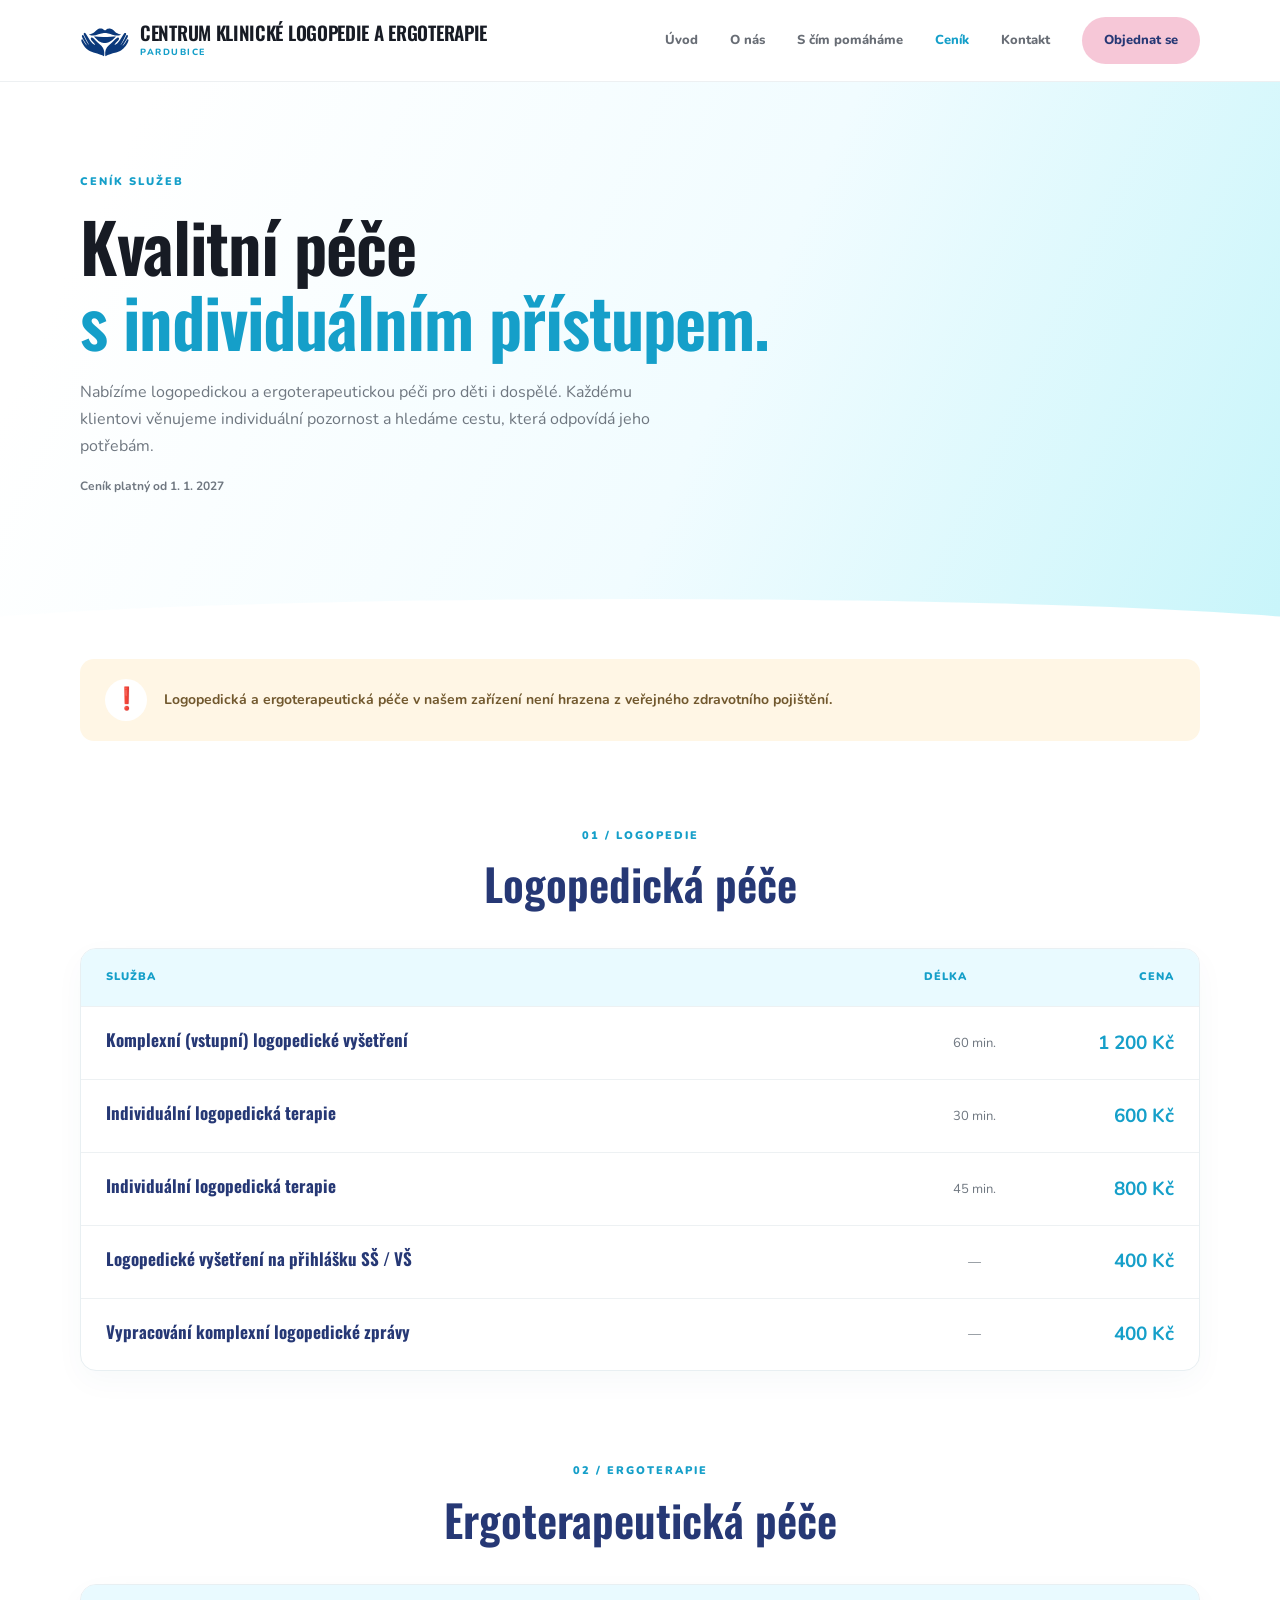
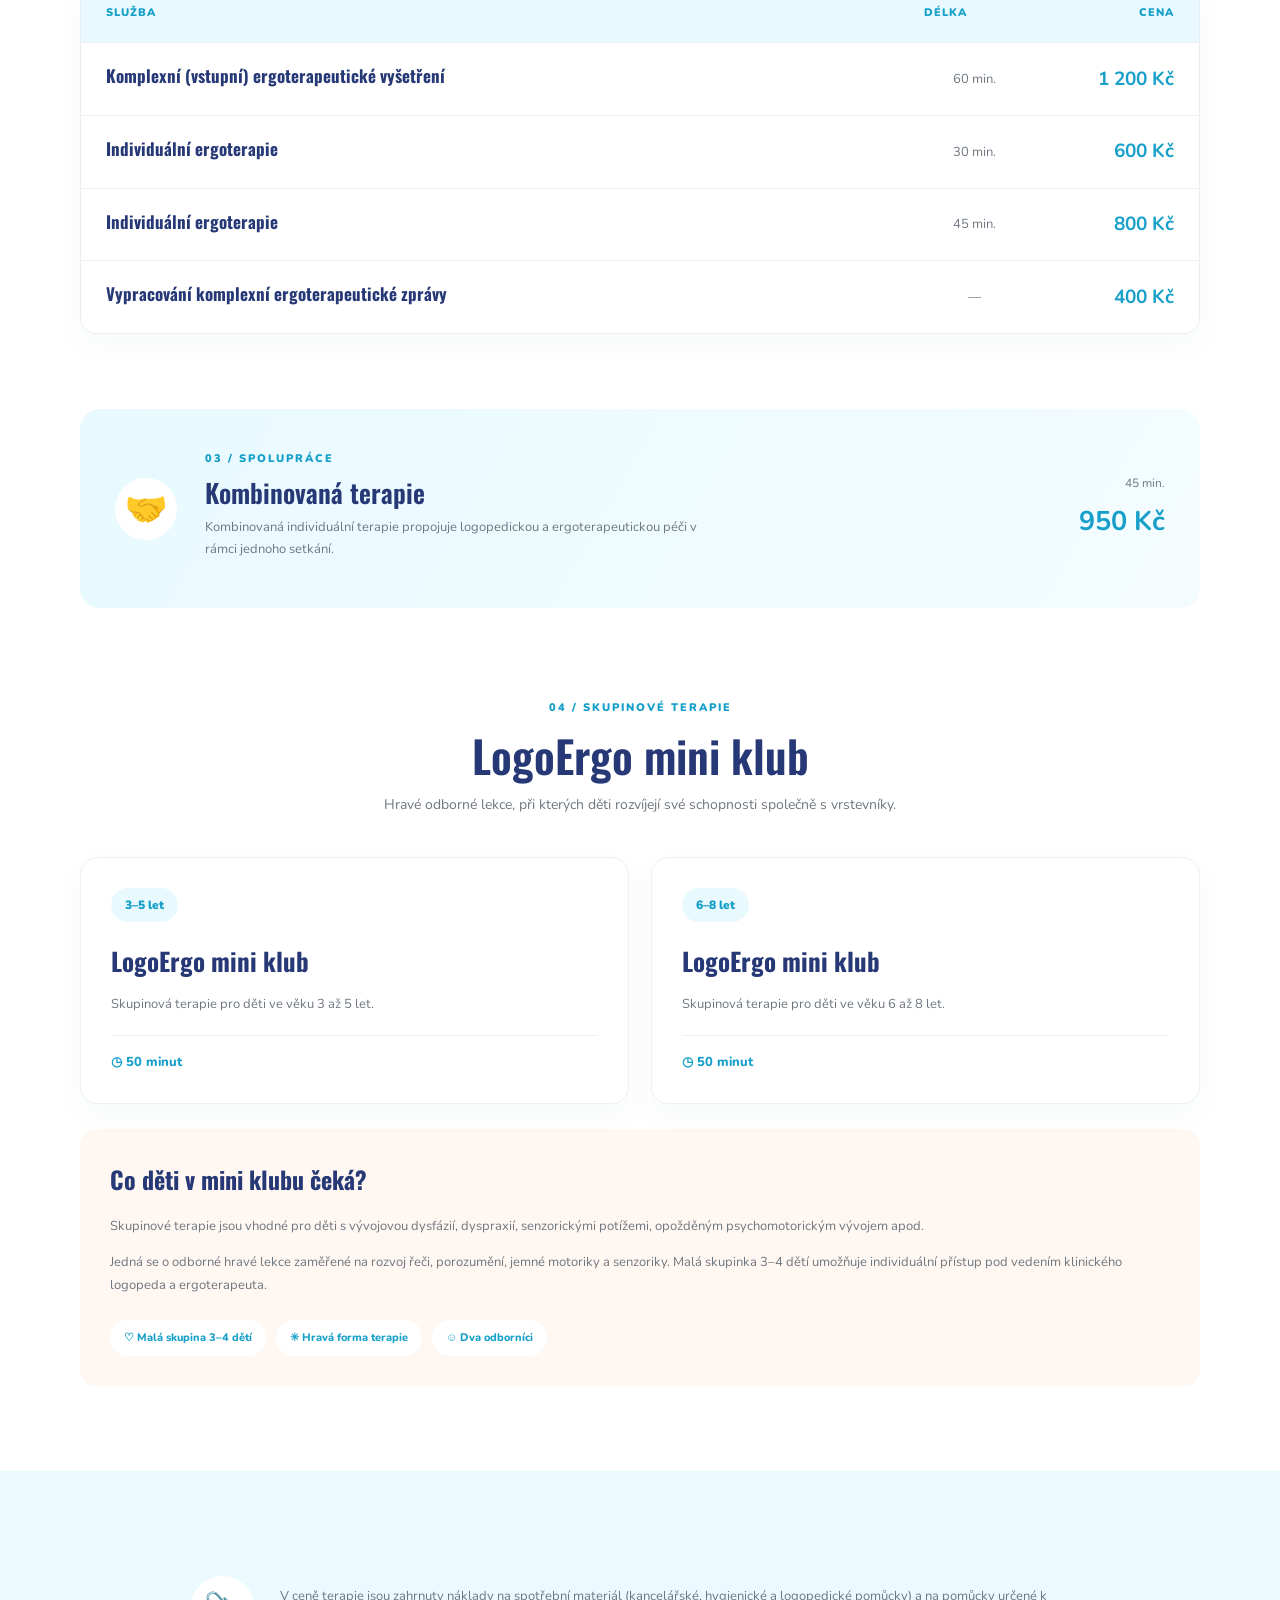
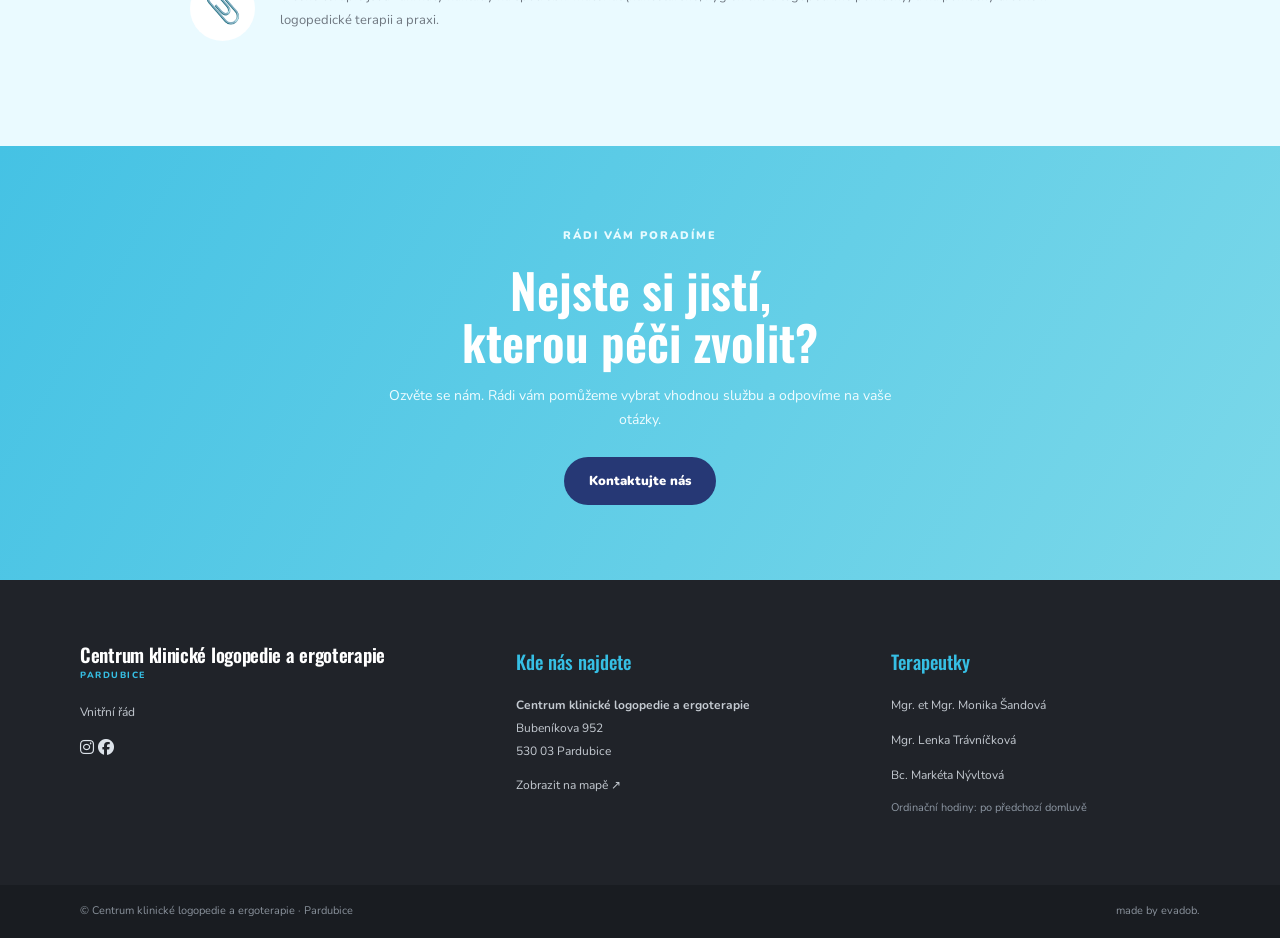
<file: cenik.html>
<!doctype html>
<html lang="cs">
  <head>
    <meta charset="utf-8" />
    <meta name="viewport" content="width=device-width, initial-scale=1" />
    <meta
      name="description"
      content="Logopedie v Pardubicích - individuální péče o děti i dospělé, hravě a s respektem."
    />
    <meta name="theme-color" content="#35bde3" />
    <title>Ceník - Centrum klinické logopedie & ergoterapie Pardubice</title>
    <link rel="preconnect" href="https://fonts.googleapis.com" />
    <link rel="preconnect" href="https://fonts.gstatic.com" crossorigin />
    <link
      href="https://fonts.googleapis.com/css2?family=Nunito:wght@400;500;600;700;800;900&family=Oswald:wght@500;600;700&display=swap"
      rel="stylesheet"
    />
    <link
      rel="stylesheet"
      href="https://cdnjs.cloudflare.com/ajax/libs/font-awesome/6.7.2/css/all.min.css"
    />
    <link rel="stylesheet" href="styles.css" />
    <link rel="stylesheet" href="responsive.css" />
    <link rel="icon" type="img" href="images/logo.svg" />
  </head>
  <body>
    <header class="site-header">
      <div class="container nav-wrap">
        <a
          class="brand"
          href="index.html"
          aria-label="Centrum klinické logopedie a ergoterapie"
        >
          <img src="images/logo.svg" alt="Logo" class="brand-logo" />
          <span class="brand-name"
            >CENTRUM KLINICKÉ LOGOPEDIE A ERGOTERAPIE<small
              >PARDUBICE</small
            ></span
          >
        </a>
        <button
          class="menu-toggle"
          aria-label="Otevřít navigaci"
          aria-expanded="false"
          aria-controls="main-nav"
        >
          <span></span><span></span><span></span>
        </button>
        <nav class="main-nav" id="main-nav" aria-label="Hlavní navigace">
          <a href="index.html">Úvod</a>
          <a href="o-nas.html">O nás</a>
          <a href="logopedie-ergoterapie.html">S čím pomáháme</a>
          <a class="active" href="cenik.html">Ceník</a>
          <a href="kontakt.html">Kontakt</a>
          <a href="objednani.html" class="nav-booking"> Objednat se </a>
        </nav>
      </div>
    </header>

    <main>
      <main>
        <section class="pricing-hero">
          <div class="container pricing-hero-inner">
            <span class="eyebrow">CENÍK SLUŽEB</span>

            <h1>
              Kvalitní péče<br />
              <span>s individuálním přístupem.</span>
            </h1>

            <p>
              Nabízíme logopedickou a ergoterapeutickou péči pro děti i dospělé.
              Každému klientovi věnujeme individuální pozornost a hledáme cestu,
              která odpovídá jeho potřebám.
            </p>

            <!-- <a href="#cenik" class="button button-pink"> Prohlédnout ceník </a> -->

            <p class="pricing-validity">Ceník platný od 1. 1. 2027</p>
          </div>
          <div class="wave wave-white"></div>
        </section>

        <section class="pricing-notice">
          <div class="container">
            <div class="pricing-notice-inner">
              <span class="notice-icon">❗️</span>
              <p>
                Logopedická a ergoterapeutická péče v našem zařízení není
                hrazena z veřejného zdravotního pojištění.
              </p>
            </div>
          </div>
        </section>

        <!-- LOGOPEDIE -->
        <section class="pricing-section section" id="cenik">
          <div class="container">
            <div class="pricing-heading">
              <span class="eyebrow">01 / LOGOPEDIE</span>
              <h2>Logopedická péče</h2>
            </div>

            <div class="price-table">
              <div class="price-table-header">
                <span>Služba</span>
                <span>Délka</span>
                <span>Cena</span>
              </div>

              <div class="price-row">
                <div>
                  <h3>Komplexní (vstupní) logopedické vyšetření</h3>
                </div>
                <span class="price-duration">60 min.</span>
                <strong class="price-value">1 200 Kč</strong>
              </div>

              <div class="price-row">
                <div>
                  <h3>Individuální logopedická terapie</h3>
                </div>
                <span class="price-duration">30 min.</span>
                <strong class="price-value">600 Kč</strong>
              </div>

              <div class="price-row">
                <div>
                  <h3>Individuální logopedická terapie</h3>
                </div>
                <span class="price-duration">45 min.</span>
                <strong class="price-value">800 Kč</strong>
              </div>

              <div class="price-row">
                <div>
                  <h3>Logopedické vyšetření na přihlášku SŠ / VŠ</h3>
                </div>
                <span class="price-duration">—</span>
                <strong class="price-value">400 Kč</strong>
              </div>

              <div class="price-row">
                <div>
                  <h3>Vypracování komplexní logopedické zprávy</h3>
                </div>
                <span class="price-duration">—</span>
                <strong class="price-value">400 Kč</strong>
              </div>
            </div>

            <!-- ERGOTERAPIE -->
            <div class="pricing-heading pricing-subheading">
              <span class="eyebrow">02 / ERGOTERAPIE</span>
              <h2>Ergoterapeutická péče</h2>
            </div>

            <div class="price-table">
              <div class="price-table-header">
                <span>Služba</span>
                <span>Délka</span>
                <span>Cena</span>
              </div>

              <div class="price-row">
                <div>
                  <h3>Komplexní (vstupní) ergoterapeutické vyšetření</h3>
                </div>
                <span class="price-duration">60 min.</span>
                <strong class="price-value">1 200 Kč</strong>
              </div>

              <div class="price-row">
                <div>
                  <h3>Individuální ergoterapie</h3>
                </div>
                <span class="price-duration">30 min.</span>
                <strong class="price-value">600 Kč</strong>
              </div>

              <div class="price-row">
                <div>
                  <h3>Individuální ergoterapie</h3>
                </div>
                <span class="price-duration">45 min.</span>
                <strong class="price-value">800 Kč</strong>
              </div>

              <div class="price-row">
                <div>
                  <h3>Vypracování komplexní ergoterapeutické zprávy</h3>
                </div>
                <span class="price-duration">—</span>
                <strong class="price-value">400 Kč</strong>
              </div>
            </div>

            <!-- KOMBINOVANÁ TERAPIE -->
            <div class="combined-therapy">
              <div class="combined-icon">🤝</div>

              <div class="combined-content">
                <span class="eyebrow">03 / SPOLUPRÁCE</span>
                <h2>Kombinovaná terapie</h2>
                <p>
                  Kombinovaná individuální terapie propojuje logopedickou a
                  ergoterapeutickou péči v rámci jednoho setkání.
                </p>
              </div>

              <div class="combined-price">
                <span>45 min.</span>
                <strong>950 Kč</strong>
              </div>
            </div>

            <!-- SKUPINOVÉ TERAPIE -->
            <div class="pricing-heading pricing-subheading">
              <span class="eyebrow">04 / SKUPINOVÉ TERAPIE</span>
              <h2>LogoErgo mini klub</h2>
              <p>
                Hravé odborné lekce, při kterých děti rozvíjejí své schopnosti
                společně s vrstevníky.
              </p>
            </div>

            <div class="group-therapy-grid">
              <article class="group-therapy-card">
                <div class="group-age">3–5 let</div>
                <h3>LogoErgo mini klub</h3>
                <p>Skupinová terapie pro děti ve věku 3 až 5 let.</p>
                <div class="group-duration"><span>◷</span> 50 minut</div>
              </article>

              <article class="group-therapy-card">
                <div class="group-age">6–8 let</div>
                <h3>LogoErgo mini klub</h3>
                <p>Skupinová terapie pro děti ve věku 6 až 8 let.</p>
                <div class="group-duration"><span>◷</span> 50 minut</div>
              </article>
            </div>

            <div class="group-description">
              <h3>Co děti v mini klubu čeká?</h3>

              <p>
                Skupinové terapie jsou vhodné pro děti s vývojovou dysfázií,
                dyspraxií, senzorickými potížemi, opožděným psychomotorickým
                vývojem apod.
              </p>

              <p>
                Jedná se o odborné hravé lekce zaměřené na rozvoj řeči,
                porozumění, jemné motoriky a senzoriky. Malá skupinka 3–4 dětí
                umožňuje individuální přístup pod vedením klinického logopeda a
                ergoterapeuta.
              </p>

              <div class="group-highlights">
                <span>♡ Malá skupina 3–4 dětí</span>
                <span>✳ Hravá forma terapie</span>
                <span>☺ Dva odborníci</span>
              </div>
            </div>
          </div>
        </section>

        <section class="pricing-included section">
          <div class="container pricing-included-inner">
            <div class="included-icon">📎</div>

            <div>
              <p>
                V ceně terapie jsou zahrnuty náklady na spotřební materiál
                (kancelářské, hygienické a logopedické pomůcky) a na pomůcky
                určené k logopedické terapii a praxi.
              </p>
            </div>
          </div>
        </section>

        <section class="pricing-bottom">
          <div class="container pricing-bottom-content">
            <span class="eyebrow">RÁDI VÁM PORADÍME</span>

            <h2>Nejste si jistí,<br />kterou péči zvolit?</h2>

            <p>
              Ozvěte se nám. Rádi vám pomůžeme vybrat vhodnou službu a odpovíme
              na vaše otázky.
            </p>

            <a href="index.html#kontakt" class="button button-dark">
              Kontaktujte nás
            </a>
          </div>
        </section>
      </main>
    </main>

    <!-- Footer -->
    <footer class="site-footer" id="kontakt">
      <div class="container footer-grid">
        <div class="footer-about">
          <a class="brand brand-footer" href="#domu"
            ><span class="brand-name"
              >Centrum klinické logopedie a ergoterapie<small
                >PARDUBICE</small
              ></span
            ></a
          >

          <p><a href="vnitrni-rad.html">Vnitřní řád</a></p>
          <div>
            <a
              href="https://www.instagram.com/"
              target="_blank"
              aria-label="Instagram"
            >
              <i class="fa-brands fa-instagram"></i>
            </a>

            <a
              href="https://www.facebook.com/"
              target="_blank"
              aria-label="Facebook"
            >
              <i class="fa-brands fa-facebook"></i>
            </a>
          </div>
        </div>
        <div>
          <h3>Kde nás najdete</h3>
          <p>
            <strong>Centrum klinické logopedie a ergoterapie</strong
            ><br />Bubeníkova 952<br />530 03 Pardubice
          </p>
          <p>
            <a
              href="https://maps.app.goo.gl/NBCkxNVb98JQitpB8"
              target="_blank"
              rel="noopener"
              >Zobrazit na mapě ↗</a
            >
          </p>
        </div>
        <div>
          <h3>Terapeutky</h3>
          <p><a href="o-nas.html">Mgr. et Mgr. Monika Šandová</a></p>
          <p><a href="o-nas.html">Mgr. Lenka Trávníčková</a></p>
          <p><a href="o-nas.html">Bc. Markéta Nývltová</a></p>
          <p class="footer-small">Ordinační hodiny: po předchozí domluvě</p>
        </div>
      </div>
      <div class="footer-bottom">
        <div class="container">
          © Centrum klinické logopedie a ergoterapie · Pardubice
          <span>made by evadob.</span>
        </div>
      </div>
    </footer>
    <script>
      const toggle = document.querySelector(".menu-toggle");
      const nav = document.querySelector(".main-nav");
      toggle.addEventListener("click", () => {
        const isOpen = toggle.getAttribute("aria-expanded") === "true";
        toggle.setAttribute("aria-expanded", String(!isOpen));
        nav.classList.toggle("is-open", !isOpen);
      });
      nav.querySelectorAll("a").forEach((link) =>
        link.addEventListener("click", () => {
          toggle.setAttribute("aria-expanded", "false");
          nav.classList.remove("is-open");
        }),
      );
    </script>
  </body>
</html>
</file>
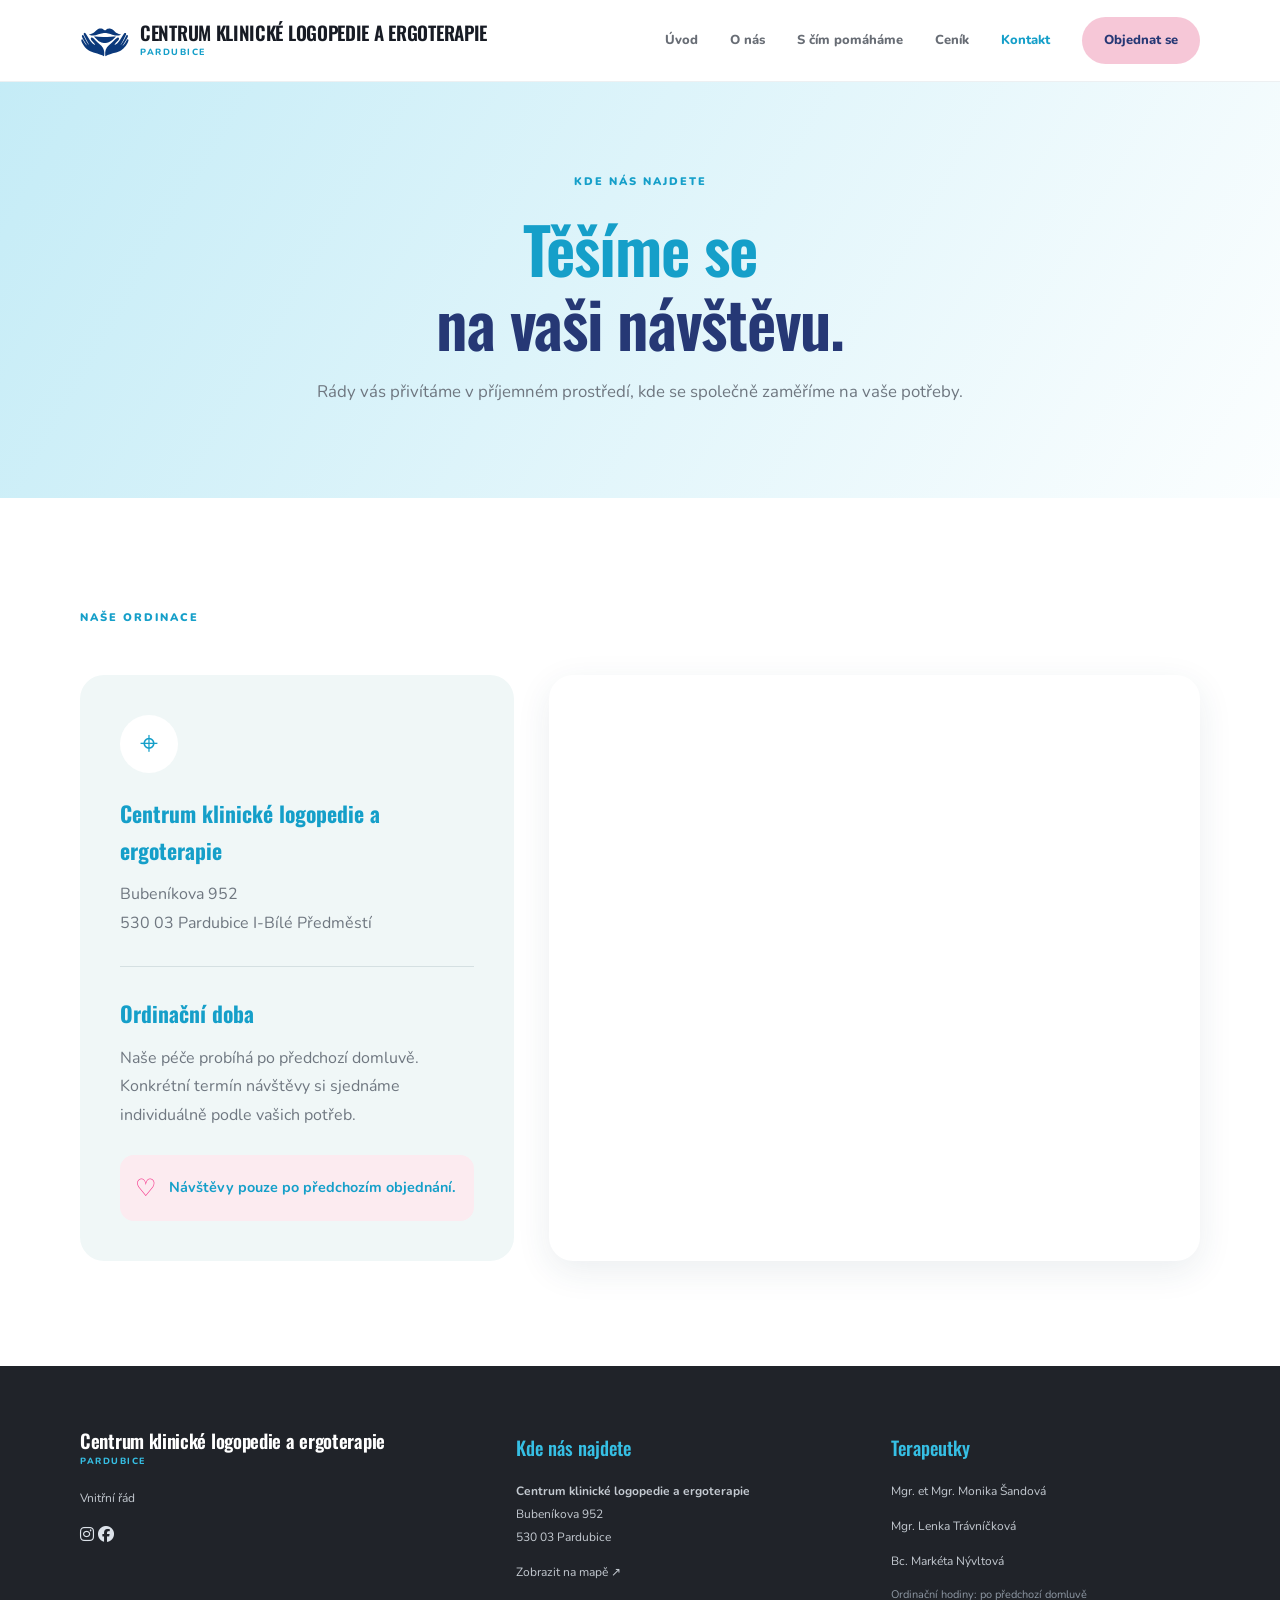
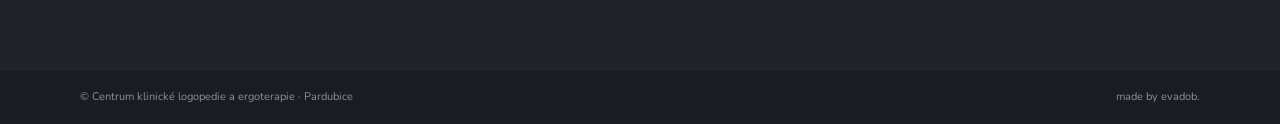
<file: kontakt.html>
<!doctype html>
<html lang="cs">
  <head>
    <meta charset="utf-8" />
    <meta name="viewport" content="width=device-width, initial-scale=1" />
    <meta
      name="description"
      content="Logopedie v Pardubicích - individuální péče o děti i dospělé, hravě a s respektem."
    />
    <meta name="theme-color" content="#35bde3" />
    <title>Kontakt - Centrum klinické logopedie & ergoterapie Pardubice</title>
    <link rel="preconnect" href="https://fonts.googleapis.com" />
    <link rel="preconnect" href="https://fonts.gstatic.com" crossorigin />
    <link
      href="https://fonts.googleapis.com/css2?family=Nunito:wght@400;500;600;700;800;900&family=Oswald:wght@500;600;700&display=swap"
      rel="stylesheet"
    />
    <link
      rel="stylesheet"
      href="https://cdnjs.cloudflare.com/ajax/libs/font-awesome/6.7.2/css/all.min.css"
    />
    <link rel="stylesheet" href="styles.css" />
    <link rel="stylesheet" href="responsive.css" />
    <link rel="icon" type="img" href="images/logo.svg" />
  </head>
  <body>
    <header class="site-header">
      <div class="container nav-wrap">
        <a
          class="brand"
          href="index.html"
          aria-label="Centrum klinické logopedie a ergoterapie"
        >
          <img src="images/logo.svg" alt="Logo" class="brand-logo" />
          <span class="brand-name"
            >CENTRUM KLINICKÉ LOGOPEDIE A ERGOTERAPIE<small
              >PARDUBICE</small
            ></span
          >
        </a>
        <button
          class="menu-toggle"
          aria-label="Otevřít navigaci"
          aria-expanded="false"
          aria-controls="main-nav"
        >
          <span></span><span></span><span></span>
        </button>
        <nav class="main-nav" id="main-nav" aria-label="Hlavní navigace">
          <a href="index.html">Úvod</a>
          <a href="o-nas.html">O nás</a>
          <a href="logopedie-ergoterapie.html">S čím pomáháme</a>
          <a href="cenik.html">Ceník</a>
          <a class="active" href="kontakt.html">Kontakt</a>
          <a href="objednani.html" class="nav-booking"> Objednat se </a>
        </nav>
      </div>
    </header>

    <main>
      <section class="contact-hero">
        <div class="container contact-hero-inner">
          <span class="eyebrow">KDE NÁS NAJDETE</span>

          <h1>
            Těšíme se<br />
            <span>na vaši návštěvu.</span>
          </h1>

          <p>
            Rády vás přivítáme v příjemném prostředí, kde se společně zaměříme
            na vaše potřeby.
          </p>
        </div>
      </section>

      <section class="contact-location section">
        <div class="container">
          <div class="about-heading">
            <span class="eyebrow">NAŠE ORDINACE</span>
          </div>

          <div class="location-grid">
            <div class="location-info">
              <div class="location-icon">⌖</div>

              <h3>Centrum klinické logopedie a ergoterapie</h3>

              <p class="location-address">
                Bubeníkova 952<br />
                530 03 Pardubice I-Bílé Předměstí
              </p>

              <div class="location-divider"></div>

              <h3>Ordinační doba</h3>

              <p>
                Naše péče probíhá po předchozí domluvě. Konkrétní termín
                návštěvy si sjednáme individuálně podle vašich potřeb.
              </p>

              <div class="appointment-note">
                <span>♡</span>
                <strong>Návštěvy pouze po předchozím objednání.</strong>
              </div>
            </div>

            <div class="location-map">
              <iframe
                src="https://www.google.com/maps/embed?pb=!1m18!1m12!1m3!1d2562.56395470578!2d15.782418912591792!3d50.03826597139801!2m3!1f0!2f0!3f0!3m2!1i1024!2i768!4f13.1!3m3!1m2!1s0x470dccf292184921%3A0xe515aab301d8bd3d!2zQnViZW7DrWtvdmEgOTUyLCA1MzAgMDMgUGFyZHViaWNlIEktQsOtbMOpIFDFmWVkbcSbc3TDrQ!5e0!3m2!1sen!2scz!4v1795270134916!5m2!1sen!2scz"
                width="600"
                height="450"
                style="border: 0"
                allowfullscreen=""
                loading="lazy"
                referrerpolicy="strict-origin-when-cross-origin"
              ></iframe>
            </div>
          </div>
        </div>
      </section>
    </main>

    <!-- Footer -->
    <footer class="site-footer" id="kontakt">
      <div class="container footer-grid">
        <div class="footer-about">
          <a class="brand brand-footer" href="#domu"
            ><span class="brand-name"
              >Centrum klinické logopedie a ergoterapie<small
                >PARDUBICE</small
              ></span
            ></a
          >

          <p><a href="vnitrni-rad.html">Vnitřní řád</a></p>
          <div>
            <a
              href="https://www.instagram.com/"
              target="_blank"
              aria-label="Instagram"
            >
              <i class="fa-brands fa-instagram"></i>
            </a>

            <a
              href="https://www.facebook.com/"
              target="_blank"
              aria-label="Facebook"
            >
              <i class="fa-brands fa-facebook"></i>
            </a>
          </div>
        </div>
        <div>
          <h3>Kde nás najdete</h3>
          <p>
            <strong>Centrum klinické logopedie a ergoterapie</strong
            ><br />Bubeníkova 952<br />530 03 Pardubice
          </p>
          <p>
            <a
              href="https://maps.app.goo.gl/NBCkxNVb98JQitpB8"
              target="_blank"
              rel="noopener"
              >Zobrazit na mapě ↗</a
            >
          </p>
        </div>
        <div>
          <h3>Terapeutky</h3>
          <p><a href="o-nas.html">Mgr. et Mgr. Monika Šandová</a></p>
          <p><a href="o-nas.html">Mgr. Lenka Trávníčková</a></p>
          <p><a href="o-nas.html">Bc. Markéta Nývltová</a></p>
          <p class="footer-small">Ordinační hodiny: po předchozí domluvě</p>
        </div>
      </div>
      <div class="footer-bottom">
        <div class="container">
          © Centrum klinické logopedie a ergoterapie · Pardubice
          <span>made by evadob.</span>
        </div>
      </div>
    </footer>
    <script>
      const toggle = document.querySelector(".menu-toggle");
      const nav = document.querySelector(".main-nav");
      toggle.addEventListener("click", () => {
        const isOpen = toggle.getAttribute("aria-expanded") === "true";
        toggle.setAttribute("aria-expanded", String(!isOpen));
        nav.classList.toggle("is-open", !isOpen);
      });
      nav.querySelectorAll("a").forEach((link) =>
        link.addEventListener("click", () => {
          toggle.setAttribute("aria-expanded", "false");
          nav.classList.remove("is-open");
        }),
      );
    </script>
  </body>
</html>
</file>
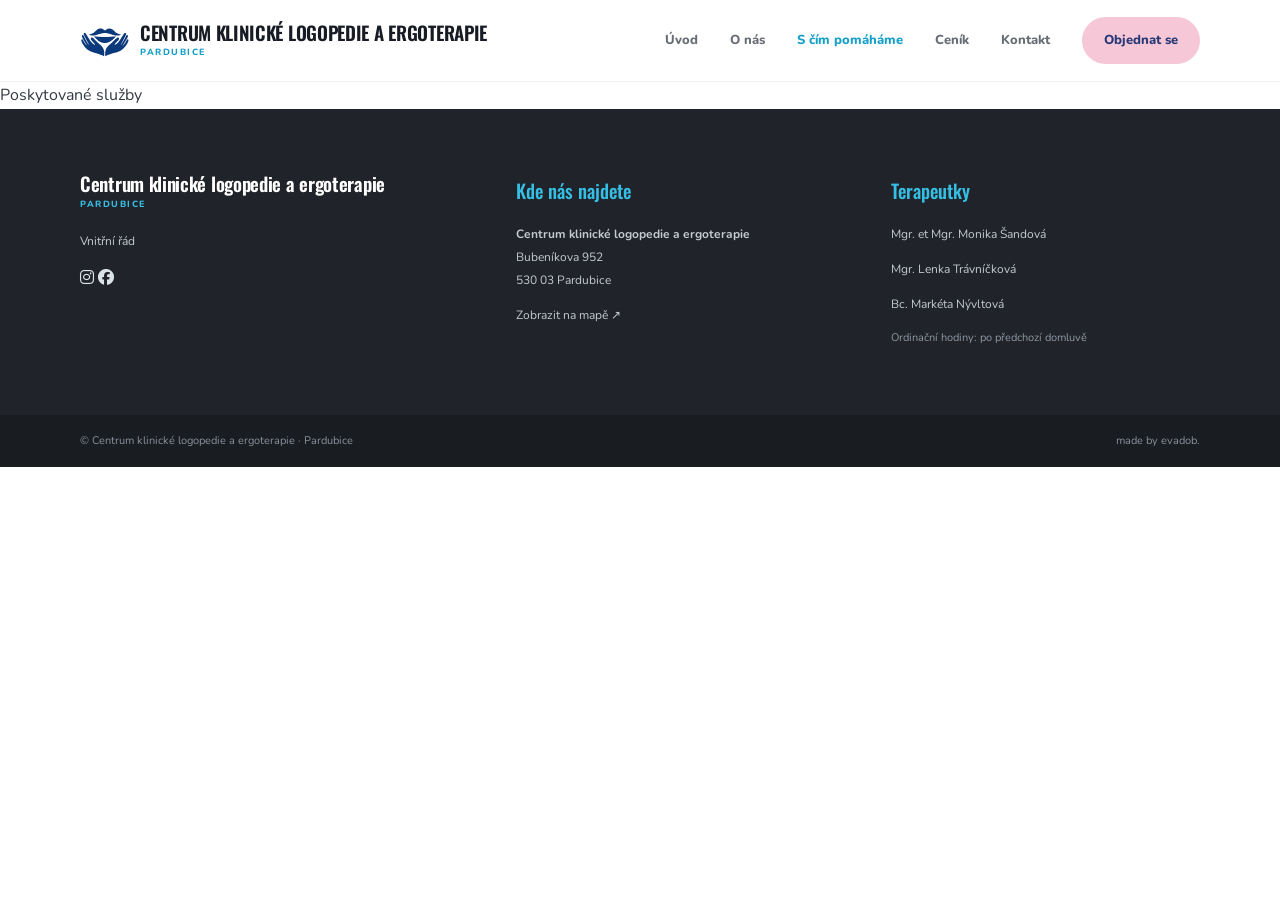
<file: logopedie-ergoterapie.html>
<!doctype html>
<html lang="cs">
  <head>
    <meta charset="utf-8" />
    <meta name="viewport" content="width=device-width, initial-scale=1" />
    <meta
      name="description"
      content="Logopedie v Pardubicích - individuální péče o děti i dospělé, hravě a s respektem."
    />
    <meta name="theme-color" content="#35bde3" />
    <title>Centrum klinické logopedie & ergoterapie Pardubice</title>
    <link rel="preconnect" href="https://fonts.googleapis.com" />
    <link rel="preconnect" href="https://fonts.gstatic.com" crossorigin />
    <link
      href="https://fonts.googleapis.com/css2?family=Nunito:wght@400;500;600;700;800;900&family=Oswald:wght@500;600;700&display=swap"
      rel="stylesheet"
    />
    <link
      rel="stylesheet"
      href="https://cdnjs.cloudflare.com/ajax/libs/font-awesome/6.7.2/css/all.min.css"
    />
    <link rel="stylesheet" href="styles.css" />
    <link rel="stylesheet" href="responsive.css" />
    <link rel="icon" type="img" href="images/logo.svg" />
  </head>
  <body>
    <header class="site-header">
      <div class="container nav-wrap">
        <a
          class="brand"
          href="index.html"
          aria-label="Centrum klinické logopedie a ergoterapie"
        >
          <img src="images/logo.svg" alt="Logo" class="brand-logo" />
          <span class="brand-name"
            >CENTRUM KLINICKÉ LOGOPEDIE A ERGOTERAPIE<small
              >PARDUBICE</small
            ></span
          >
        </a>
        <button
          class="menu-toggle"
          aria-label="Otevřít navigaci"
          aria-expanded="false"
          aria-controls="main-nav"
        >
          <span></span><span></span><span></span>
        </button>
        <nav class="main-nav" id="main-nav" aria-label="Hlavní navigace">
          <a href="index.html">Úvod</a>
          <a href="o-nas.html">O nás</a>
          <a class="active" href="logopedie-ergoterapie.html">S čím pomáháme</a>
          <a href="cenik.html">Ceník</a>
          <a href="kontakt.html">Kontakt</a>
          <a href="objednani.html" class="nav-booking"> Objednat se </a>
        </nav>
      </div>
    </header>

    <main>Poskytované služby</main>

    <!-- Footer -->
    <footer class="site-footer" id="kontakt">
      <div class="container footer-grid">
        <div class="footer-about">
          <a class="brand brand-footer" href="#domu"
            ><span class="brand-name"
              >Centrum klinické logopedie a ergoterapie<small
                >PARDUBICE</small
              ></span
            ></a
          >

          <p><a href="vnitrni-rad.html">Vnitřní řád</a></p>
          <div>
            <a
              href="https://www.instagram.com/"
              target="_blank"
              aria-label="Instagram"
            >
              <i class="fa-brands fa-instagram"></i>
            </a>

            <a
              href="https://www.facebook.com/"
              target="_blank"
              aria-label="Facebook"
            >
              <i class="fa-brands fa-facebook"></i>
            </a>
          </div>
        </div>
        <div>
          <h3>Kde nás najdete</h3>
          <p>
            <strong>Centrum klinické logopedie a ergoterapie</strong
            ><br />Bubeníkova 952<br />530 03 Pardubice
          </p>
          <p>
            <a
              href="https://maps.app.goo.gl/NBCkxNVb98JQitpB8"
              target="_blank"
              rel="noopener"
              >Zobrazit na mapě ↗</a
            >
          </p>
        </div>
        <div>
          <h3>Terapeutky</h3>
          <p><a href="o-nas.html">Mgr. et Mgr. Monika Šandová</a></p>
          <p><a href="o-nas.html">Mgr. Lenka Trávníčková</a></p>
          <p><a href="o-nas.html">Bc. Markéta Nývltová</a></p>
          <p class="footer-small">Ordinační hodiny: po předchozí domluvě</p>
        </div>
      </div>
      <div class="footer-bottom">
        <div class="container">
          © Centrum klinické logopedie a ergoterapie · Pardubice
          <span>made by evadob.</span>
        </div>
      </div>
    </footer>
    <script>
      const toggle = document.querySelector(".menu-toggle");
      const nav = document.querySelector(".main-nav");
      toggle.addEventListener("click", () => {
        const isOpen = toggle.getAttribute("aria-expanded") === "true";
        toggle.setAttribute("aria-expanded", String(!isOpen));
        nav.classList.toggle("is-open", !isOpen);
      });
      nav.querySelectorAll("a").forEach((link) =>
        link.addEventListener("click", () => {
          toggle.setAttribute("aria-expanded", "false");
          nav.classList.remove("is-open");
        }),
      );
    </script>
  </body>
</html>
</file>
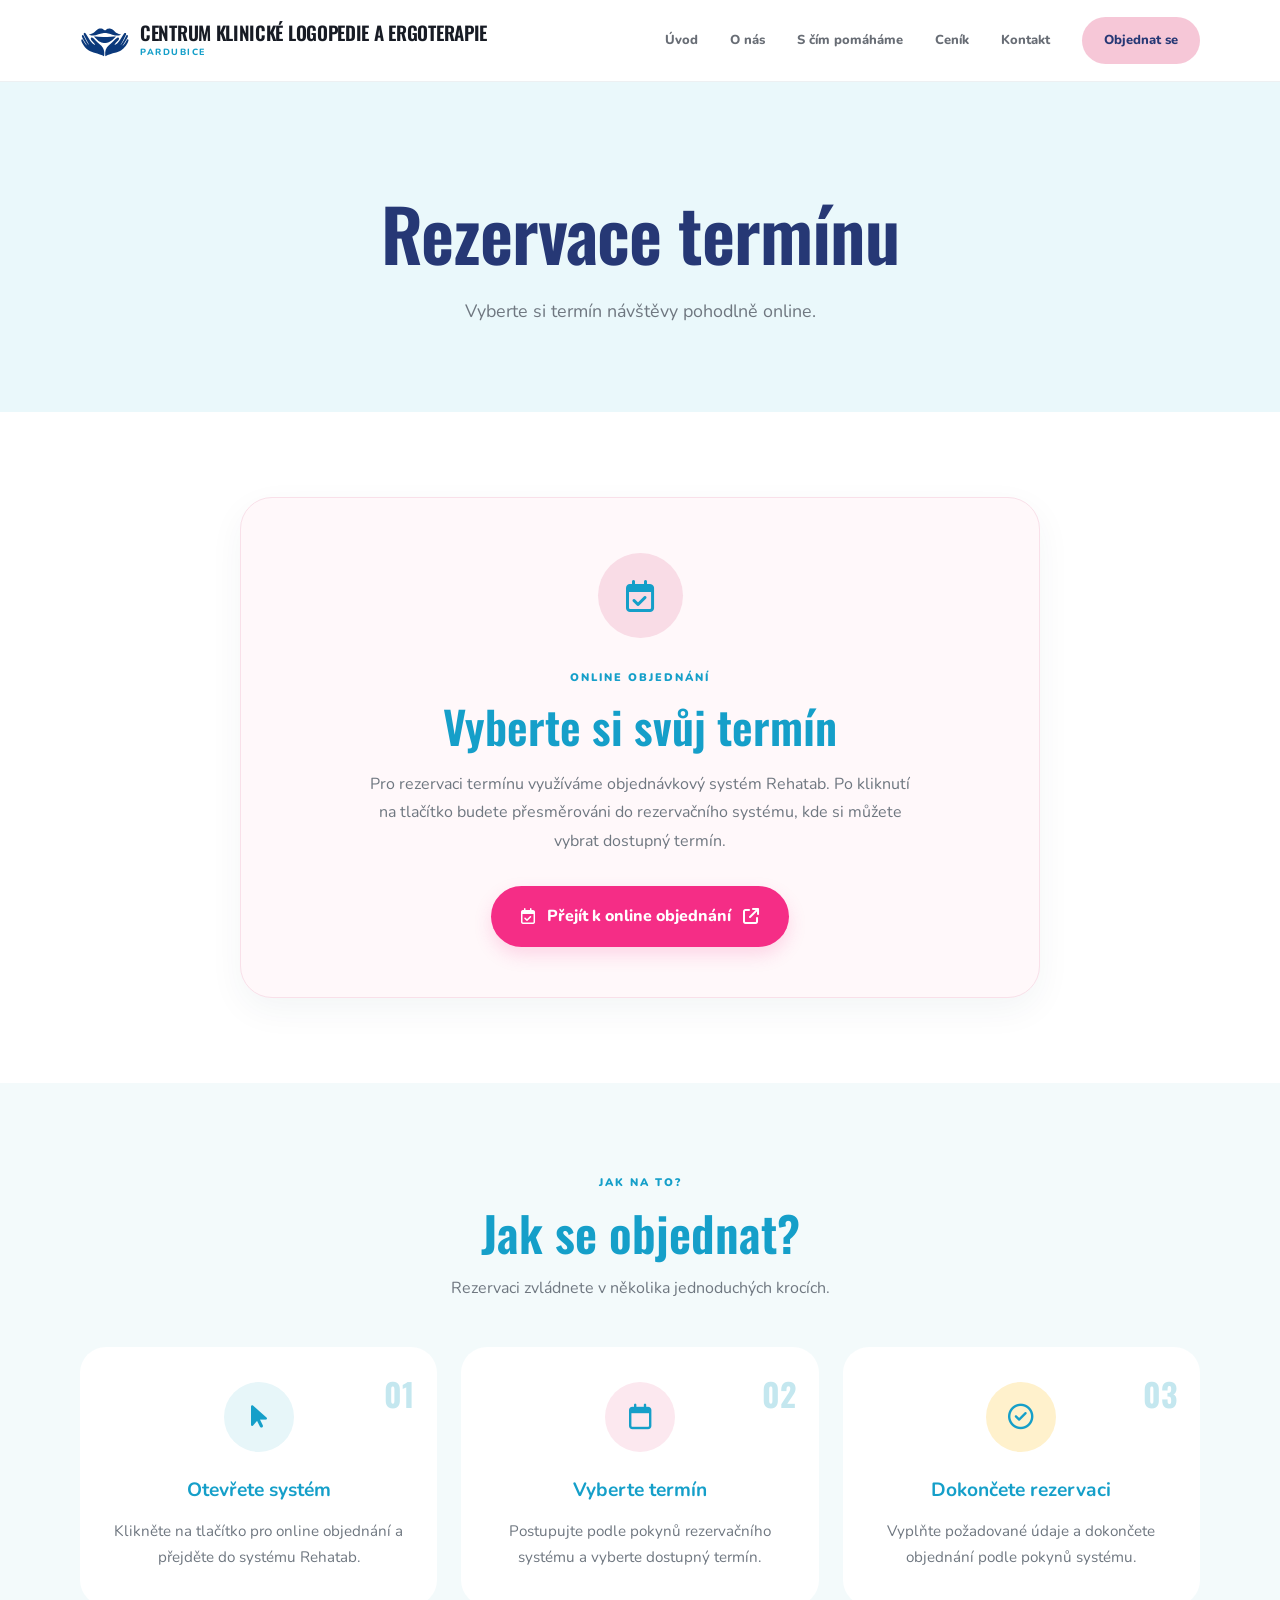
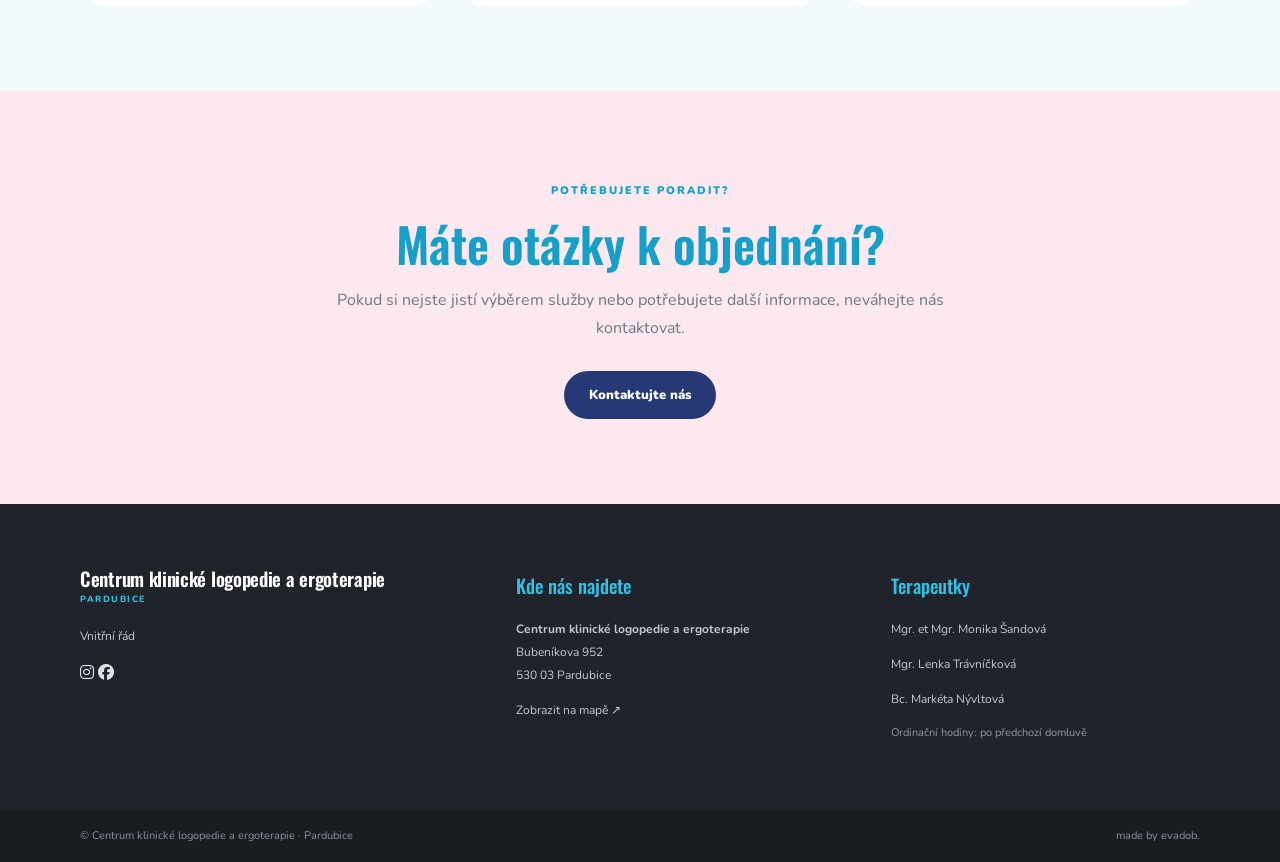
<file: objednani.html>
<!doctype html>
<html lang="cs">
  <head>
    <meta charset="utf-8" />

    <meta name="viewport" content="width=device-width, initial-scale=1" />

    <meta
      name="description"
      content="Objednání na logopedii a ergoterapii v Pardubicích."
    />

    <title>
      Objednání | Centrum klinické logopedie a ergoterapie Pardubice
    </title>

    <link rel="preconnect" href="https://fonts.googleapis.com" />
    <link rel="preconnect" href="https://fonts.gstatic.com" crossorigin />

    <link
      href="https://fonts.googleapis.com/css2?family=Nunito:wght@400;500;600;700;800;900&family=Oswald:wght@500;600;700&display=swap"
      rel="stylesheet"
    />

    <link
      rel="stylesheet"
      href="https://cdnjs.cloudflare.com/ajax/libs/font-awesome/6.7.2/css/all.min.css"
    />

    <link rel="stylesheet" href="styles.css" />
    <link rel="stylesheet" href="responsive.css" />
        <link rel="icon" type="img" href="images/logo.svg" />
  </head>

  <body>
    <!-- HLAVIČKA -->
    <header class="site-header">
      <div class="container nav-wrap">
        <a
          class="brand"
          href="index.html"
          aria-label="Centrum klinické logopedie a ergoterapie"
        >
          <img src="images/logo.svg" alt="Logo" class="brand-logo" />
          <span class="brand-name"
            >CENTRUM KLINICKÉ LOGOPEDIE A ERGOTERAPIE<small
              >PARDUBICE</small
            ></span
          >
        </a>
        <button
          class="menu-toggle"
          aria-label="Otevřít navigaci"
          aria-expanded="false"
          aria-controls="main-nav"
        >
          <span></span><span></span><span></span>
        </button>
        <nav class="main-nav" id="main-nav" aria-label="Hlavní navigace">
          <a href="index.html">Úvod</a>
          <a href="o-nas.html">O nás</a>
          <a href="logopedie-ergoterapie.html">S čím pomáháme</a>
          <a href="cenik.html">Ceník</a>
          <a href="kontakt.html">Kontakt</a>
          <a href="objednani.html" class="nav-booking" >
            Objednat se
          </a>
        </nav>
      </div>
    </header>

    <main>
      <!-- ÚVOD -->
      <section class="booking-hero">
        <div class="container booking-hero-inner">

          <h1>Rezervace termínu</span></h1>

          <p>
            Vyberte si termín návštěvy pohodlně online.
          </p>
        </div>
      </section>

      <!-- ONLINE OBJEDNÁNÍ -->
      <section class="section booking-section">
        <div class="container">
          <div class="booking-card">
            <div class="booking-icon">
              <i class="fa-regular fa-calendar-check" aria-hidden="true"></i>
            </div>

            <span class="eyebrow">ONLINE OBJEDNÁNÍ</span>

            <h2>Vyberte si svůj termín</h2>

            <p>
              Pro rezervaci termínu využíváme objednávkový systém Rehatab. Po
              kliknutí na tlačítko budete přesměrováni do rezervačního systému,
              kde si můžete vybrat dostupný termín.
            </p>

            <!--
            DOPLŇTE SKUTEČNOU ADRESU REHATAB
            MÍSTO ZNAČKY DOPLNIT_ODKAZ_REHATAB
          -->

            <a
              href="DOPLNIT_ODKAZ_REHATAB"
              class="button button-pink booking-main-button"
              target="_blank"
              rel="noopener noreferrer"
            >
              <i class="fa-regular fa-calendar-check" aria-hidden="true"></i>
              Přejít k online objednání
              <i
                class="fa-solid fa-arrow-up-right-from-square"
                aria-hidden="true"
              ></i>
            </a>
          </div>
        </div>
      </section>

      <!-- JAK OBJEDNÁNÍ PROBÍHÁ -->
      <section class="section booking-steps-section">
        <div class="container">
          <div class="booking-heading">
            <span class="eyebrow">JAK NA TO?</span>
            <h2>Jak se objednat?</h2>
            <p>Rezervaci zvládnete v několika jednoduchých krocích.</p>
          </div>

          <div class="booking-steps">
            <div class="booking-step">
              <span class="booking-step-number">01</span>
              <div class="booking-step-icon">
                <i class="fa-solid fa-arrow-pointer" aria-hidden="true"></i>
              </div>
              <h3>Otevřete systém</h3>
              <p>
                Klikněte na tlačítko pro online objednání a přejděte do systému
                Rehatab.
              </p>
            </div>

            <div class="booking-step">
              <span class="booking-step-number">02</span>
              <div class="booking-step-icon">
                <i class="fa-regular fa-calendar" aria-hidden="true"></i>
              </div>
              <h3>Vyberte termín</h3>
              <p>
                Postupujte podle pokynů rezervačního systému a vyberte dostupný
                termín.
              </p>
            </div>

            <div class="booking-step">
              <span class="booking-step-number">03</span>
              <div class="booking-step-icon">
                <i class="fa-regular fa-circle-check" aria-hidden="true"></i>
              </div>
              <h3>Dokončete rezervaci</h3>
              <p>
                Vyplňte požadované údaje a dokončete objednání podle pokynů
                systému.
              </p>
            </div>
          </div>
        </div>
      </section>

      <!-- KONTAKT -->
      <section class="booking-contact-section">
        <div class="container booking-contact-inner">
          <span class="eyebrow">POTŘEBUJETE PORADIT?</span>

          <h2>Máte otázky k objednání?</h2>

          <p>
            Pokud si nejste jistí výběrem služby nebo potřebujete další
            informace, neváhejte nás kontaktovat.
          </p>

          <a href="kontakt.html" class="button button-dark">
            Kontaktujte nás
          </a>
        </div>
      </section>
    </main>

    <!-- Footer -->
    <footer class="site-footer" id="kontakt">
      <div class="container footer-grid">
        <div class="footer-about">
          <a class="brand brand-footer" href="#domu"
            ><span class="brand-name"
              >Centrum klinické logopedie a ergoterapie<small
                >PARDUBICE</small
              ></span
            ></a
          >

          <p><a href="vnitrni-rad.html">Vnitřní řád</a></p>
          <div>
            <a
              href="https://www.instagram.com/"
              target="_blank"
              aria-label="Instagram"
            >
              <i class="fa-brands fa-instagram"></i>
            </a>

            <a
              href="https://www.facebook.com/"
              target="_blank"
              aria-label="Facebook"
            >
              <i class="fa-brands fa-facebook"></i>
            </a>
          </div>
        </div>
        <div>
          <h3>Kde nás najdete</h3>
          <p>
            <strong>Centrum klinické logopedie a ergoterapie</strong
            ><br />Bubeníkova 952<br />530 03 Pardubice
          </p>
          <p>
            <a
              href="https://maps.app.goo.gl/NBCkxNVb98JQitpB8"
              target="_blank"
              rel="noopener"
              >Zobrazit na mapě ↗</a
            >
          </p>
        </div>
        <div>
          <h3>Terapeutky</h3>
          <p><a href="o-nas.html">Mgr. et Mgr. Monika Šandová</a></p>
          <p><a href="o-nas.html">Mgr. Lenka Trávníčková</a></p>
          <p><a href="o-nas.html">Bc. Markéta Nývltová</a></p>
          <p class="footer-small">Ordinační hodiny: po předchozí domluvě</p>
        </div>
      </div>
      <div class="footer-bottom">
        <div class="container">
          © Centrum klinické logopedie a ergoterapie · Pardubice
          <span>made by evadob.</span>
        </div>
      </div>
    </footer>
    <script>
      const toggle = document.querySelector(".menu-toggle");
      const nav = document.querySelector(".main-nav");
      toggle.addEventListener("click", () => {
        const isOpen = toggle.getAttribute("aria-expanded") === "true";
        toggle.setAttribute("aria-expanded", String(!isOpen));
        nav.classList.toggle("is-open", !isOpen);
      });
      nav.querySelectorAll("a").forEach((link) =>
        link.addEventListener("click", () => {
          toggle.setAttribute("aria-expanded", "false");
          nav.classList.remove("is-open");
        }),
      );
    </script>
  </body>
</html>
</file>
<file: styles.css>
:root {
  --blue: #36bfe4;
  --blue-deep: #159fc9;
  --blue-pale: #e7faff;
  --navy: #263875;
  --pink: #f52d86;
  --yellow: #ffda8b;
  --ink: #343943;
  --muted: #6f7780;
  --white: #fff;
  --font-body: "Nunito", Arial, sans-serif;
  --font-display: "Oswald", Impact, sans-serif;
}
* {
  box-sizing: border-box;
}
html {
  scroll-behavior: smooth;
}
body {
  margin: 0;
  color: var(--ink);
  font-family: var(--font-body);
  line-height: 1.7;
}
a {
  color: inherit;
  text-decoration: none;
}
.container {
  width: min(1120px, calc(100% - 48px));
  margin-inline: auto;
}
.site-header {
  height: 82px;
  background: #fff;
  border-bottom: 1px solid #edf0f2;
  position: relative;
  z-index: 10;
}
.nav-wrap {
  height: 100%;
  display: flex;
  align-items: center;
  justify-content: space-between;
  gap: 28px;
}
/* TLAČÍTKO OBJEDNAT SE V MENU */

.main-nav .nav-booking {
  display: inline-flex;
  align-items: center;
  justify-content: center;
  gap: 9px;

  padding: 12px 22px;
  border-radius: 999px;

  background: #f6c7d7;
  color: var(--navy);

  font-weight: 800;
  text-decoration: none;
  white-space: nowrap;

  transition:
    background 0.25s ease,
    transform 0.25s ease,
    box-shadow 0.25s ease;
}

.main-nav .nav-booking:hover,
.main-nav .nav-booking.active {
  background: #efadc5;
  color: var(--blue-deep);
  transform: translateY(-2px);
  box-shadow: 0 6px 18px rgba(195, 98, 133, 0.18);
}

.main-nav .nav-booking i {
  font-size: 1rem;
}

/* logo */
.brand {
  display: inline-flex;
  align-items: center;
  gap: 10px;
  color: #171b24;
}
.brand-name {
  font-family: var(--font-display);
  font-size: 19px;
  line-height: 1.05;
  font-weight: 600;
  letter-spacing: -0.3px;
}
.brand-name small {
  display: block;
  margin-top: 4px;
  color: var(--blue-deep);
  font: 800 9px var(--font-body);
  letter-spacing: 1.5px;
}
.brand-logo {
  width: 50px;
  height: 50px;
  object-fit: contain;
  display: block;
}
/* main nav */
.main-nav {
  display: flex;
  align-items: center;
  gap: clamp(16px, 2.5vw, 34px);
}
.main-nav a {
  color: #686d75;
  font-size: 13px;
  font-weight: 800;
  transition: color 0.2s;
}
.main-nav a:hover,
.main-nav a.active {
  color: var(--blue-deep);
}
.menu-toggle {
  display: none;
  border: 0;
  background: none;
  padding: 8px;
}
.menu-toggle span {
  display: block;
  width: 25px;
  height: 2px;
  margin: 5px;
  background: var(--navy);
}
.hero {
  position: relative;
  overflow: hidden;
  padding: 105px 0 130px;
  background: linear-gradient(115deg, #fff 15%, #f4fdff 50%, #c5f6fb 100%);
}
.hero-grid {
  display: grid;
  grid-template-columns: 1fr 1fr;
  align-items: center;
  gap: 50px;
  position: relative;
  z-index: 1;
}
.eyebrow {
  display: inline-block;
  color: var(--blue-deep);
  font-size: 11px;
  font-weight: 900;
  letter-spacing: 2px;
}
h1,
h2,
h3,
p {
  margin-top: 0;
}
h1,
h2 {
  font-family: var(--font-display);
  line-height: 1.1;
  font-weight: 600;
}
h1 {
  margin: 12px 0 20px;
  font-size: clamp(48px, 6vw, 76px);
  color: #171b24;
  letter-spacing: -1px;
}
h1 span {
  color: var(--blue-deep);
}
.lead {
  max-width: 520px;
  color: #404954;
  font-size: 18px;
  font-weight: 700;
  line-height: 1.55;
}
.hero-copy > p:not(.lead) {
  max-width: 510px;
  color: var(--muted);
  font-size: 14px;
}
.hero-actions {
  display: flex;
  align-items: center;
  flex-wrap: wrap;
  gap: 22px;
  margin-top: 30px;
}
.button {
  display: inline-flex;
  justify-content: center;
  align-items: center;
  min-height: 48px;
  padding: 0 25px;
  border-radius: 999px;
  font-size: 13px;
  font-weight: 900;
  transition:
    transform 0.2s,
    box-shadow 0.2s;
}
.button:hover {
  transform: translateY(-2px);
  box-shadow: 0 9px 22px #1c456322;
}
.button-pink {
  color: white;
  background: var(--pink);
  box-shadow: 0 8px 18px #f52d862b;
}
.button-dark {
  color: white;
  background: var(--navy);
}
.text-link {
  color: var(--blue-deep);
  font-size: 13px;
  font-weight: 900;
}
.text-link span {
  padding-left: 5px;
}
.hero-art {
  position: relative;
  height: 340px;
  display: grid;
  place-items: center;
}
.sun {
  position: absolute;
  width: 330px;
  height: 330px;
  border-radius: 50%;
  background: #a9eff5;
  opacity: 0.7;
}

.art-dot {
  position: absolute;
  width: 14px;
  height: 14px;
  border-radius: 50%;
  background: var(--pink);
}
.dot-one {
  top: 52px;
  left: 12%;
}
.dot-two {
  bottom: 20px;
  right: 13%;
  width: 9px;
  height: 9px;
  background: var(--yellow);
}
.dot-three {
  top: 95px;
  right: 10%;
  width: 7px;
  height: 7px;
  background: white;
}
.wave {
  position: absolute;
  left: 0;
  width: 100%;
  pointer-events: none;
}
.wave-white {
  bottom: -1px;
  height: 65px;
  background: white;
  clip-path: ellipse(58% 55% at 50% 100%);
}
.section {
  padding: 105px 0;
}
.intro-grid {
  display: grid;
  grid-template-columns: 1fr 1fr;
  align-items: center;
  gap: 70px;
}
.photo-card {
  min-height: 320px;
}
.photo-placeholder {
  min-height: 320px;
  height: 100%;
  position: relative;
  overflow: hidden;
  display: flex;
  align-items: end;
  padding: 30px;
  background: var(--blue-pale);
}

.intro-copy h2,
.process h2 {
  margin: 12px 0 20px;
  color: var(--navy);
  font-size: clamp(36px, 4vw, 48px);
}
.intro-copy p,
.process-grid > div > p {
  color: var(--muted);
  font-size: 14px;
}
.short-line {
  width: 48px;
  height: 3px;
  margin: 24px 0;
  background: var(--blue);
}
.intro-copy .text-link {
  display: inline-block;
  margin-top: 10px;
}
/* --------------------------------- Main page - terapeutky */
/* =========================================
   INDEX – NÁŠ TÝM
========================================= */

.home-team {
  padding: 55px 0;
  background: #ffffff;
}

.home-team-panel {
  padding: 60px;
  border-radius: 28px;
  background: #fff4f7;
}

/* NADPIS */

.home-team-heading {
  max-width: 700px;
  margin: 0 auto 38px;
  text-align: center;
}

.home-team-heading h2 {
  margin: 12px 0 16px;
  font-family: var(--font-display);
  font-size: clamp(2.2rem, 3.5vw, 3.2rem);
  line-height: 1.2;
  color: var(--blue-deep);
}

.home-team-heading p {
  margin: 0;
  color: var(--muted);
  font-size: 1.05rem;
  line-height: 1.75;
}

/* MŘÍŽKA TERAPEUTEK */

.home-team-grid {
  display: grid;
  grid-template-columns: repeat(3, minmax(0, 1fr));
  gap: 22px;
}

/* KARTA */

.home-team-member {
  display: flex;
  flex-direction: column;
  min-width: 0;
  overflow: hidden;

  border: 1px solid #f0e5ea;
  border-radius: 22px;
  background: #ffffff;

  color: var(--blue-deep);
  text-decoration: none;

  transition:
    transform 0.25s ease,
    box-shadow 0.25s ease,
    border-color 0.25s ease;
}

.home-team-member:hover {
  transform: translateY(-5px);
  border-color: #e9c5d4;
  box-shadow: 0 12px 28px rgba(24, 66, 87, 0.1);
}

.home-team-member:focus-visible {
  outline: 3px solid #243b63;
  outline-offset: 4px;
}

/* FOTOGRAFIE */

.home-team-photo {
  width: 100%;
  aspect-ratio: 4 / 3;
  overflow: hidden;
  background: #eaf3f6;
}

.home-team-photo img {
  display: block;
  width: 100%;
  height: 100%;
  object-fit: cover;
  object-position: center 25%;

  transition: transform 0.35s ease;
}

.home-team-member:hover .home-team-photo img {
  transform: scale(1.04);
}

/* TEXT KARTY */

.home-team-member-content {
  display: flex;
  flex-direction: column;
  flex: 1;
  align-items: flex-start;
  padding: 24px;
}

.home-team-role {
  display: inline-block;
  margin-bottom: 12px;
  padding: 7px 12px;

  border-radius: 999px;
  background: #e7f5f8;

  color: #39788a;
  font-size: 0.78rem;
  font-weight: 800;
}

.home-team-member:nth-child(3) .home-team-role {
  background: #fff1c9;
  color: #92722d;
}

.home-team-member h3 {
  margin: 0 0 22px;
  font-size: 1.3rem;
  line-height: 1.4;
  font-weight: 800;
  color: var(--blue-deep);
}

/* ODKAZ V KARTĚ */

.home-team-link {
  display: inline-flex;
  align-items: center;
  gap: 9px;
  margin-top: auto;

  color: #c8799c;
  font-size: 0.92rem;
  font-weight: 800;
}

.home-team-link i {
  transition: transform 0.25s ease;
}

.home-team-member:hover .home-team-link i {
  transform: translateX(5px);
}

/* ODKAZ POD KARTAMI */

.home-team-footer {
  margin-top: 30px;
  text-align: center;
}

.home-team-all-link {
  display: inline-flex;
  align-items: center;
  gap: 10px;

  color: var(--blue-deep);
  font-weight: 800;
  text-decoration: none;
}

.home-team-all-link:hover {
  text-decoration: underline;
}
/* services MAIN PAGE */
/* =========================================
   INDEX – SLUŽBY
========================================= */

.home-services {
  padding: 55px 0;
  background: #ffffff;
}

.home-services-card {
  padding: 60px;
  border-radius: 28px;
  background: #eaf8fb;
}

/* NADPIS */

.home-services-heading {
  max-width: 680px;
  margin: 0 auto 38px;
  text-align: center;
}

.home-services-heading h2 {
  margin: 12px 0 16px;
  font-family: var(--font-display);
  font-size: clamp(2.2rem, 3.5vw, 3.2rem);
  line-height: 1.2;
  color: var(--blue-deep);
}

.home-services-heading p {
  margin: 0;
  color: var(--muted);
  font-size: 1.05rem;
  line-height: 1.75;
}

/* MŘÍŽKA SLUŽEB */

.home-services-grid {
  display: grid;
  grid-template-columns: repeat(4, minmax(0, 1fr));
  gap: 18px;
}

/* JEDNOTLIVÉ KARTY */

.home-services-item {
  display: flex;
  flex-direction: column;
  align-items: flex-start;
  min-width: 0;
  min-height: 235px;
  padding: 26px 22px;

  border: 1px solid #edf1f3;
  border-radius: 22px;
  background: #ffffff;

  color: var(--blue-deep);
  text-decoration: none;

  transition:
    transform 0.25s ease,
    box-shadow 0.25s ease,
    border-color 0.25s ease;
}

.home-services-item:hover {
  transform: translateY(-5px);
  border-color: #c8e5ec;
  box-shadow: 0 12px 28px rgba(24, 66, 87, 0.1);
}

.home-services-item:focus-visible {
  outline: 3px solid #243b63;
  outline-offset: 4px;
}

/* IKONY */

.home-services-icon {
  display: flex;
  align-items: center;
  justify-content: center;

  width: 62px;
  height: 62px;
  margin-bottom: 22px;

  border-radius: 18px;
  font-size: 1.9rem;
}

.home-services-icon.icon-pink {
  background: #fce4ed;
}

.home-services-icon.icon-blue {
  background: #dff2f8;
}

.home-services-icon.icon-yellow {
  background: #fff1c9;
}

.home-services-icon.icon-green {
  background: #e1f3e8;
}

/* TEXT KARET */

.home-services-item h3 {
  margin: 0 0 20px;
  font-size: 1.08rem;
  line-height: 1.45;
  font-weight: 800;
  color: var(--blue-deep);
}

/* ODKAZ V KARTĚ */

.home-services-link {
  display: inline-flex;
  align-items: center;
  gap: 9px;
  margin-top: auto;

  color: #c8799c;
  font-size: 0.9rem;
  font-weight: 800;
}

.home-services-link i {
  transition: transform 0.25s ease;
}

.home-services-item:hover .home-services-link i {
  transform: translateX(5px);
}

/* POZNÁMKA POD KARTAMI */

.home-services-note {
  margin: 28px 0 0;
  color: var(--muted);
  font-size: 0.92rem;
  line-height: 1.6;
  text-align: center;
}

/* ------------------------ services */
.services {
  position: relative;
  overflow: hidden;
  padding: 130px 0 125px;
  color: white;
  background: linear-gradient(135deg, #35bce2, #77d4e9d3);
}
.services-inner {
  position: relative;
  z-index: 1;
}
.wave-top {
  top: -1px;
  height: 65px;
  background: white;
  clip-path: ellipse(58% 55% at 50% 0);
}
.wave-bottom {
  bottom: -1px;
  height: 45px;
  background: white;
  clip-path: ellipse(60% 55% at 50% 100%);
}
.section-heading {
  text-align: center;
  max-width: 620px;
  margin: 0 auto 55px;
}
.eyebrow-light {
  color: #e9fbff;
}
.section-heading h2 {
  margin: 10px 0;
  font-size: clamp(36px, 4vw, 48px);
}
.section-heading p {
  margin: 0;
  color: #eafaff;
  font-size: 14px;
}
.short-line.line-light {
  margin: 22px auto;
  background: #ffb8d8;
}
.service-grid {
  display: grid;
  grid-template-columns: repeat(4, 1fr);
  gap: 22px;
}
.service-card {
  padding: 34px 28px;
  text-align: center;
  color: var(--ink);
  background: white;
  border-radius: 18px;
  box-shadow: 0 12px 30px #187da51a;
}
.service-icon {
  width: 76px;
  height: 76px;
  display: grid;
  place-items: center;
  margin: 0 auto 20px;
  border-radius: 50%;
  background: var(--blue-pale);
  font-size: 34px;
}
.service-card h3 {
  margin-bottom: 10px;
  color: var(--navy);
  font-family: var(--font-display);
  font-size: 23px;
  font-weight: 600;
}
.service-card p {
  margin: 0;
  color: var(--muted);
  font-size: 13px;
}
.service-note {
  margin: 25px 0 0;
  text-align: center;
  color: #eafaff;
  font-size: 12px;
}
.process-grid {
  display: grid;
  grid-template-columns: 0.85fr 1.15fr;
  gap: 90px;
  align-items: center;
}
.steps {
  margin: 0;
  padding: 0;
  list-style: none;
}
.steps li {
  display: flex;
  gap: 22px;
  padding: 19px 0;
  border-bottom: 1px solid #e9eef1;
}
.steps li:last-child {
  border-bottom: 0;
}
.steps li > span {
  flex: 0 0 48px;
  width: 48px;
  height: 48px;
  display: grid;
  place-items: center;
  border-radius: 50%;
  color: var(--blue-deep);
  background: var(--blue-pale);
  font-family: var(--font-display);
  font-size: 20px;
}
.steps h3 {
  margin: 0 0 5px;
  color: var(--navy);
  font-family: var(--font-display);
  font-size: 22px;
  font-weight: 600;
}
.steps p {
  margin: 0;
  color: var(--muted);
  font-size: 13px;
}
.contact-cta {
  padding: 82px 0;
}
.cta-wrap {
  display: flex;
  align-items: center;
  justify-content: space-between;
  gap: 30px;
}
.cta-wrap .eyebrow {
  color: #263875;
}
.cta-wrap h2 {
  margin: 4px 0 0;
  color: #3e3c3b;
  font-size: 34px;
}
.site-footer {
  color: #dce2e9;
  background: #202329;
}
.footer-grid {
  display: grid;
  grid-template-columns: 1.2fr 1fr 1fr;
  gap: 65px;
  padding-top: 65px;
  padding-bottom: 55px;
}
.brand-footer {
  color: white;
}
.brand-footer .brand-name small {
  color: var(--blue);
}
.footer-about p {
  max-width: 260px;
  margin-top: 20px;
  color: #aeb6c0;
  font-size: 13px;
}
.site-footer h3 {
  margin: 0 0 17px;
  color: var(--blue);
  font-family: var(--font-display);
  font-size: 19px;
  font-weight: 500;
}
.site-footer p {
  color: #c4cad1;
  font-size: 12px;
  line-height: 1.9;
}
.site-footer a:hover {
  color: #fff;
}
.footer-small {
  color: #8e98a4 !important;
  font-size: 11px !important;
}
.footer-bottom {
  padding: 17px 0;
  color: #89919b;
  background: #191c21;
  font-size: 11px;
}
.footer-bottom .container {
  display: flex;
  justify-content: space-between;
  gap: 20px;
}
/* MAIN PAGE Kontakt */
/* =========================================
   INDEX – KONTAKT S MAPOU
========================================= */

.home-contact {
  padding: 55px 0;
  background: #ffffff;
}

.home-contact-card {
  display: grid;
  grid-template-columns: 1fr 0.9fr;
  align-items: center;
  gap: 45px;

  padding: 40px 45px;
  border-radius: 28px;
  background: #fff1f5;
}

/* TEXT */

.home-contact-content {
  min-width: 0;
}

.home-contact-content h2 {
  margin: 10px 0 12px;
  font-family: var(--font-display);
  font-size: clamp(2rem, 3vw, 2.8rem);
  line-height: 1.2;
  color: var(--blue-deep);
}

.home-contact-content p {
  max-width: 440px;
  margin: 0 0 25px;
  color: var(--muted);
  font-size: 1.05rem;
  line-height: 1.7;
}

.home-contact-button {
  display: inline-flex;
  align-items: center;
  justify-content: center;
  gap: 12px;

  padding: 15px 28px;
  border-radius: 999px;
  font-weight: 800;
  text-decoration: none;

  transition:
    transform 0.25s ease,
    box-shadow 0.25s ease;
}

.home-contact-button:hover {
  transform: translateY(-3px);
  box-shadow: 0 8px 20px rgba(24, 66, 87, 0.15);
}

/* MAPA */

.home-contact-map {
  width: 100%;
  height: 270px;
  overflow: hidden;
  border-radius: 20px;
  background: #e7edef;
  box-shadow: 0 8px 24px rgba(24, 66, 87, 0.08);
}

.home-contact-map iframe {
  display: block;
  width: 100%;
  height: 100%;
  border: 0;
}

/* MAIN PAGE OBJEDNANI */
/* =========================================
   INDEX – SEKCE OBJEDNÁNÍ
========================================= */

.home-booking {
  padding: 90px 0;
  background: #ffffff;
}

.home-booking-card {
  position: relative;
  display: grid;
  grid-template-columns: 1.4fr 0.6fr;
  align-items: center;
  gap: 30px;

  padding: 65px 75px;
  border-radius: 36px;
  background: #eaf8fb;
  overflow: hidden;
}

/* TEXTOVÁ ČÁST */

.home-booking-content {
  position: relative;
  z-index: 2;
}

.home-booking-content h2 {
  max-width: 650px;
  margin: 18px 0 22px;

  font-family: var(--font-display);
  font-size: clamp(2.4rem, 4vw, 3.7rem);
  line-height: 1.2;
  color: var(--blue-deep);
}

.home-booking-content h2 span {
  display: block;
  color: #d989aa;
}

.home-booking-content p {
  max-width: 540px;
  margin: 0 0 30px;

  color: var(--muted);
  font-size: 1.05rem;
  line-height: 1.85;
}

/* TLAČÍTKA */

.home-booking-actions {
  display: flex;
  align-items: center;
  flex-wrap: wrap;
  gap: 25px;
}

.home-booking-button {
  display: inline-flex;
  align-items: center;
  justify-content: center;
  gap: 12px;

  padding: 16px 28px;
  border-radius: 999px;

  font-weight: 800;
  text-decoration: none;

  transition:
    transform 0.25s ease,
    box-shadow 0.25s ease;
}

.home-booking-button:hover {
  transform: translateY(-3px);
  box-shadow: 0 8px 22px rgba(195, 98, 133, 0.2);
}

.home-booking-contact {
  display: inline-flex;
  align-items: center;
  gap: 9px;

  color: var(--blue-deep);
  font-weight: 700;
  text-decoration: none;
  transition: gap 0.2s ease;
}

.home-booking-contact:hover {
  gap: 14px;
  text-decoration: underline;
}

/* DEKORATIVNÍ ČÁST */

.home-booking-visual {
  position: relative;
  display: flex;
  align-items: center;
  justify-content: center;
  min-height: 280px;
}

.home-booking-circle {
  position: relative;
  z-index: 1;

  display: flex;
  align-items: center;
  justify-content: center;

  width: 220px;
  height: 220px;

  border-radius: 50%;
  background: #f9dce6;
  color: var(--blue-deep);

  font-size: 5.5rem;
  transform: rotate(-8deg);
}

.home-booking-decoration {
  position: absolute;
  display: block;
  border-radius: 50%;
}

.decoration-one {
  width: 95px;
  height: 95px;
  top: 0;
  right: 0;
  background: #fff0bd;
}

.decoration-two {
  width: 65px;
  height: 65px;
  bottom: 0;
  left: 0;
  background: #bde9e5;
}

.decoration-three {
  width: 35px;
  height: 35px;
  top: 15px;
  left: 15px;
  background: #f3b5cb;
}

/* ------------------------------------------- Cenik */

.pricing-hero {
  position: relative;
  overflow: hidden;
  padding: 85px 0 125px;
  background: linear-gradient(115deg, #fff 10%, #f1fcff 56%, #c8f5fa 100%);
}

.pricing-hero h1 {
  margin: 15px 0 20px;
  font-size: clamp(42px, 5.5vw, 68px);
}

.pricing-hero h1 span {
  color: var(--blue-deep);
}

.pricing-hero p {
  max-width: 590px;
  color: var(--muted);
}

.pricing-hero .button {
  margin-top: 18px;
}

.pricing-validity {
  margin-top: 15px;
  font-size: 12px;
  font-weight: 700;
}

.pricing-notice {
  padding: 25px 0 5px;
}

.pricing-notice-inner {
  display: flex;
  align-items: center;
  gap: 17px;
  padding: 20px 25px;
  border-radius: 14px;
  background: #fff6e5;
}

.notice-icon {
  flex-shrink: 0;
  display: grid;
  place-items: center;
  width: 42px;
  height: 42px;
  border-radius: 50%;
  background: white;
  color: #bd8731;
  font-size: 22px;
}

.pricing-notice p {
  margin: 0;
  color: #71582e;
  font-size: 14px;
  font-weight: 700;
}

.pricing-section {
  padding-top: 75px;
  padding-bottom: 85px;
}

.pricing-heading {
  max-width: 680px;
  margin: 0 auto 40px;
  text-align: center;
}

.pricing-heading h2 {
  margin: 12px 0;
  color: var(--navy);
  font-size: clamp(32px, 4vw, 44px);
}

.pricing-heading p {
  color: var(--muted);
  font-size: 14px;
}

.pricing-subheading {
  margin-top: 85px;
}

.price-table {
  overflow: hidden;
  border: 1px solid #e8eff2;
  border-radius: 16px;
  background: white;
  box-shadow: 0 10px 30px #1b4c6409;
}

.price-table-header,
.price-row {
  display: grid;
  grid-template-columns: minmax(0, 1fr) 100px 130px;
  align-items: center;
  gap: 20px;
  padding: 19px 25px;
}

.price-table-header {
  background: #e9faff;
  color: var(--blue-deep);
  font-size: 11px;
  font-weight: 900;
  letter-spacing: 1px;
  text-transform: uppercase;
}

.price-table-header span:last-child,
.price-value {
  text-align: right;
}

.price-row {
  border-top: 1px solid #edf1f3;
  transition: background 0.2s;
}

.price-row:hover {
  background: #f8fcfd;
}

.price-row h3 {
  margin: 0 0 5px;
  color: var(--navy);
  font-family: var(--font-display);
  font-size: 17px;
}

.price-row p {
  margin: 0;
  color: var(--muted);
  font-size: 12px;
}

.price-duration {
  color: var(--muted);
  text-align: center;
  font-size: 13px;
}

.price-value {
  color: var(--blue-deep);
  font-size: 19px;
  white-space: nowrap;
}

.combined-therapy {
  display: grid;
  grid-template-columns: 65px minmax(0, 1fr) auto;
  align-items: center;
  gap: 25px;
  margin-top: 75px;
  padding: 35px;
  border-radius: 20px;
  background: linear-gradient(120deg, #e8faff, #f4fcff);
}

.combined-icon {
  display: grid;
  place-items: center;
  width: 62px;
  height: 62px;
  border-radius: 50%;
  background: white;
  color: var(--pink);
  font-size: 34px;
}

.combined-content h2 {
  margin: 8px 0;
  color: var(--navy);
  font-family: var(--font-display);
  font-size: 26px;
}

.combined-content p {
  max-width: 520px;
  color: var(--muted);
  font-size: 13px;
}

.combined-detail {
  color: var(--blue-deep);
  font-size: 12px;
  font-weight: 800;
}

.combined-price {
  text-align: right;
}

.combined-price span {
  display: block;
  color: var(--muted);
  font-size: 12px;
}

.combined-price strong {
  display: block;
  margin-top: 5px;
  color: var(--blue-deep);
  font-size: 27px;
  white-space: nowrap;
}

.group-therapy-grid {
  display: grid;
  grid-template-columns: repeat(2, 1fr);
  gap: 22px;
}

.group-therapy-card {
  position: relative;
  padding: 30px;
  border: 1px solid #edf1f3;
  border-radius: 18px;
  background: white;
  box-shadow: 0 10px 30px #1b4c6409;
}

.group-age {
  display: inline-block;
  padding: 7px 14px;
  border-radius: 30px;
  background: #e9faff;
  color: var(--blue-deep);
  font-size: 12px;
  font-weight: 900;
}

.group-therapy-card h3 {
  margin: 18px 0 10px;
  color: var(--navy);
  font-family: var(--font-display);
  font-size: 25px;
}

.group-therapy-card p {
  color: var(--muted);
  font-size: 13px;
}

.group-duration {
  margin-top: 20px;
  padding-top: 15px;
  border-top: 1px solid #edf1f3;
  color: var(--blue-deep);
  font-size: 13px;
  font-weight: 800;
}

.group-description {
  margin-top: 25px;
  padding: 30px;
  border-radius: 16px;
  background: #fff7f1;
}

.group-description h3 {
  margin: 0 0 15px;
  color: var(--navy);
  font-family: var(--font-display);
  font-size: 24px;
}

.group-description p {
  color: var(--muted);
  font-size: 13px;
  line-height: 1.8;
}

.group-highlights {
  display: flex;
  flex-wrap: wrap;
  gap: 10px;
  margin-top: 22px;
}

.group-highlights span {
  padding: 9px 14px;
  border-radius: 30px;
  background: white;
  color: var(--blue-deep);
  font-size: 11px;
  font-weight: 800;
}

.pricing-included {
  background: #eafaff;
}

.pricing-included-inner {
  display: flex;
  align-items: center;
  gap: 25px;
  max-width: 900px;
}

.included-icon {
  flex-shrink: 0;
  display: grid;
  place-items: center;
  width: 65px;
  height: 65px;
  border-radius: 50%;
  background: white;
  color: var(--blue-deep);
  font-size: 30px;
}

.pricing-included h2 {
  margin: 10px 0;
  color: var(--navy);
  font-family: var(--font-display);
  font-size: 28px;
}

.pricing-included p {
  margin: 0;
  color: var(--muted);
  font-size: 13px;
  line-height: 1.8;
}

.pricing-bottom {
  padding: 75px 0;
  background: linear-gradient(120deg, #45c2e4, #7bd8e9);
  text-align: center;
}

.pricing-bottom-content {
  max-width: 700px;
}

.pricing-bottom .eyebrow {
  color: #e8fbff;
}

.pricing-bottom h2 {
  margin: 15px 0;
  color: white;
  font-size: clamp(34px, 4vw, 48px);
}

.pricing-bottom p {
  max-width: 530px;
  margin: 0 auto 25px;
  color: #f0fcff;
  font-size: 14px;
}

.pricing-bottom .button {
  background: var(--navy);
  color: white;
}

/* ------------------------------------------- Kontakt */

.contact-hero {
  padding: 85px 0 90px;
  background: linear-gradient(120deg, #45c2e450, #7bd9e907);
  text-align: center;
}

.contact-hero-inner {
  max-width: 750px;
  margin: 0 auto;
}

.contact-hero h1 {
  margin: 18px 0;
  color: var(--blue-deep);
  font-family: var(--font-display);
  font-size: clamp(2.5rem, 5vw, 4rem);
  line-height: 1.15;
}

.contact-hero h1 span {
  color: var(--navy);
}

.contact-hero p {
  max-width: 650px;
  margin: 0 auto;
  color: var(--muted);
  font-size: 1.05rem;
  line-height: 1.8;
}

/* Adresa */

.contact-location {
  background: #fff;
}

.location-grid {
  display: grid;
  grid-template-columns: 0.8fr 1.2fr;
  gap: 35px;
  align-items: stretch;
  margin-top: 45px;
}

.location-info {
  padding: 40px;
  background: #f0f7f7;
  border-radius: 24px;
}

.location-icon {
  display: flex;
  align-items: center;
  justify-content: center;
  width: 58px;
  height: 58px;
  margin-bottom: 22px;
  border-radius: 50%;
  background: #fff;
  color: var(--blue-deep);
  font-size: 2rem;
}

.location-info h3 {
  margin: 0 0 12px;
  color: var(--blue-deep);
  font-family: var(--font-display);
  font-size: 1.35rem;
}

.location-address {
  color: var(--muted);
  line-height: 1.8;
}

.location-info p {
  color: var(--muted);
  line-height: 1.8;
}

.location-divider {
  width: 100%;
  height: 1px;
  margin: 28px 0;
  background: rgba(36, 70, 90, 0.13);
}

.appointment-note {
  display: flex;
  align-items: center;
  gap: 12px;
  margin-top: 25px;
  padding: 15px;
  background: #fcebf0;
  border-radius: 14px;
  color: var(--blue-deep);
  font-size: 0.9rem;
  line-height: 1.5;
}

.appointment-note span {
  color: var(--pink);
  font-size: 1.5rem;
}

.location-map {
  min-height: 430px;
  overflow: hidden;
  border-radius: 24px;
  box-shadow: 0 10px 35px rgba(35, 65, 85, 0.09);
}

.location-map iframe {
  display: block;
  width: 100%;
  height: 100%;
  min-height: 430px;
  border: 0;
}

/* ------------------------------------------- O nás */

/* =========================================
   O NÁS – DESKTOPOVÉ ZOBRAZENÍ
   Platí pouze pro obrazovky nad 800 px
========================================= */

@media (min-width: 801px) {
  /* ÚVODNÍ SEKCE */

  .therapists-hero {
    padding: 105px 0 95px;
    background: #eaf8fb;
  }

  .therapists-hero-inner {
    max-width: 850px;
    margin: 0 auto;
    text-align: center;
  }

  .therapists-hero h1 {
    margin: 18px 0 25px;
    font-size: clamp(3.5rem, 5vw, 5rem);
    line-height: 1.12;
    color: var(--blue-deep);
  }

  .therapists-hero p {
    max-width: 650px;
    margin: 0 auto;
    font-size: 1.15rem;
    line-height: 1.85;
    color: var(--muted);
  }

  /* SEKCE TERAPEUTEK */

  .therapists-section {
    padding: 90px 0 110px;
    background: #f8fbfc;
  }

  .therapists-section > .container {
    max-width: 1240px;
  }

  .therapists-section .about-heading {
    margin-bottom: 45px;
    text-align: center;
  }

  /* PROFILY */

  .therapist-profile {
    display: grid;
    grid-template-columns: minmax(280px, 0.75fr) minmax(0, 1.65fr);
    align-items: start;
    gap: 55px;

    margin-bottom: 55px;
    padding: 48px;

    background: #ffffff;
    border: 1px solid #edf2f4;
    border-radius: 32px;

    box-shadow: 0 12px 40px rgba(27, 66, 86, 0.055);
  }

  .therapist-profile:last-child {
    margin-bottom: 0;
  }

  /* Prostřední profil – fotografie napravo */

  .therapist-profile.therapist-reverse {
    grid-template-columns: minmax(0, 1.65fr) minmax(280px, 0.75fr);
    background: #fff9fb;
  }

  .therapist-reverse .therapist-photo {
    grid-column: 2;
    grid-row: 1;
  }

  .therapist-reverse .therapist-content {
    grid-column: 1;
    grid-row: 1;
  }

  /* FOTOGRAFIE */

  .therapist-photo {
    position: sticky;
    top: 110px;
    width: 100%;
    overflow: hidden;

    border-radius: 24px;
    background: #eaf3f6;
  }

  .therapist-photo img {
    display: block;
    width: 100%;
    height: auto;
    aspect-ratio: 4 / 5;
    object-fit: cover;
    object-position: center top;
  }

  /* TEXTOVÁ ČÁST */

  .therapist-content {
    min-width: 0;
  }

  .therapist-specialization {
    display: inline-block;
    margin-bottom: 14px;
    padding: 8px 15px;

    border-radius: 999px;
    background: #e8f6fa;

    color: #286d83;
    font-size: 0.8rem;
    font-weight: 800;
    letter-spacing: 0.08em;
  }

  .therapist-specialization.therapist-ergo {
    background: #fce7ef;
    color: #a94d72;
  }

  .therapist-content h2 {
    margin: 0 0 18px;
    font-size: clamp(2rem, 3vw, 2.8rem);
    line-height: 1.2;
    color: var(--blue-deep);
  }

  .therapist-intro {
    max-width: 690px;
    margin: 0 0 30px;
    font-size: 1.05rem;
    line-height: 1.85;
    color: var(--muted);
  }

  /* VZDĚLÁNÍ, KURZY A PRAXE */

  .therapist-info-grid {
    display: grid;
    grid-template-columns: repeat(2, minmax(0, 1fr));
    gap: 20px;
    align-items: start;
  }

  .therapist-info {
    min-width: 0;
    padding: 25px 24px;

    border: 1px solid #edf1f3;
    border-radius: 20px;
    background: #f8fbfc;
  }

  .therapist-info:nth-child(2) {
    background: #fff8fa;
    border-color: #f6e8ed;
  }

  .therapist-info:nth-child(3) {
    background: #fffaf0;
    border-color: #f4eddb;
  }

  .therapist-info h3 {
    margin: 0 0 16px;
    padding-bottom: 12px;

    border-bottom: 2px solid #d9eaf0;

    color: var(--blue-deep);
    font-size: 1.15rem;
    font-weight: 800;
  }

  .therapist-info ul {
    margin: 0;
    padding-left: 19px;
  }

  .therapist-info li {
    margin-bottom: 11px;
    color: #526774;
    font-size: 0.94rem;
    line-height: 1.7;
    overflow-wrap: anywhere;
  }

  .therapist-info li:last-child {
    margin-bottom: 0;
  }

  .therapist-info li::marker {
    color: #65b8cc;
  }

  /* KONTAKT */

  .therapist-contact {
    display: flex;
    align-items: center;
    gap: 16px;

    margin-top: 28px;
    padding: 20px 24px;

    border-radius: 20px;
    background: #eaf7fa;
  }

  .therapist-contact strong {
    display: block;
    margin-bottom: 5px;
    color: var(--blue-deep);
  }

  .therapist-contact a {
    color: #286d83;
    font-weight: 700;
    text-decoration: none;
    overflow-wrap: anywhere;
  }

  .therapist-contact a:hover {
    text-decoration: underline;
  }

  /* ZÁVĚREČNÁ SEKCE */

  .therapists-bottom {
    padding: 95px 0;
    background: #fce8ef;
    text-align: center;
  }

  .therapists-bottom-content {
    max-width: 700px;
    margin: 0 auto;
  }

  .therapists-bottom h2 {
    margin: 15px 0 20px;
    color: var(--blue-deep);
    font-size: clamp(2.2rem, 3.5vw, 3.2rem);
  }

  .therapists-bottom p {
    max-width: 550px;
    margin: 0 auto 28px;
    color: var(--muted);
    line-height: 1.8;
  }
}

/* =========================================
   OBJEDNÁNÍ – ÚVODNÍ SEKCE
========================================= */

/* Tmavě modré nadpisy na stránce Objednání */

.booking-hero h1,
.booking-card h2,
.booking-heading h2,
.booking-step h3,
.booking-contact-inner h2 {
  color: #a77929;
}

.booking-hero {
  padding: 95px 0 85px;
  background: #eaf8fb;
  text-align: center;
}

.booking-hero-inner {
  max-width: 760px;
  margin: 0 auto;
}

.booking-hero h1 {
  margin: 15px 0 20px;
  font-family: var(--font-display);
  font-size: clamp(2.8rem, 6vw, 4.5rem);
  line-height: 1.15;
  color: var(--navy);
}

.booking-hero p {
  max-width: 580px;
  margin: 0 auto;
  color: var(--muted);
  font-size: 1.12rem;
  line-height: 1.8;
}

/* =========================================
   KARTA ONLINE OBJEDNÁNÍ
========================================= */

.booking-section {
  padding: 85px 0;
  background: #ffffff;
}

.booking-card {
  max-width: 800px;
  margin: 0 auto;
  padding: 55px 55px 50px;

  background: #fff8fa;
  border: 1px solid #f9e0e9;
  border-radius: 32px;

  text-align: center;
  box-shadow: 0 12px 35px rgba(24, 66, 87, 0.05);
}

.booking-icon {
  display: flex;
  align-items: center;
  justify-content: center;

  width: 85px;
  height: 85px;
  margin: 0 auto 25px;

  border-radius: 50%;
  background: #f9dce6;
  color: var(--blue-deep);
  font-size: 2rem;
}

.booking-card h2 {
  margin: 12px 0 18px;
  font-family: var(--font-display);
  font-size: clamp(2rem, 4vw, 2.8rem);
  color: var(--blue-deep);
}

.booking-card > p {
  max-width: 560px;
  margin: 0 auto 30px;
  color: var(--muted);
  line-height: 1.8;
}

.booking-main-button {
  display: inline-flex;
  align-items: center;
  justify-content: center;
  gap: 12px;

  padding: 17px 30px;
  border-radius: 999px;

  font-size: 1rem;
  font-weight: 800;
  text-decoration: none;

  transition:
    transform 0.25s ease,
    box-shadow 0.25s ease;
}

.booking-main-button:hover {
  transform: translateY(-3px);
  box-shadow: 0 8px 20px rgba(195, 98, 133, 0.18);
}

.booking-card .booking-note {
  margin: 18px 0 0;
  font-size: 0.85rem;
  color: var(--muted);
}

/* =========================================
   JAK SE OBJEDNAT – 3 KROKY
========================================= */

.booking-steps-section {
  padding: 85px 0;
  background: #f3fafb;
}

.booking-heading {
  max-width: 650px;
  margin: 0 auto 45px;
  text-align: center;
}

.booking-heading h2 {
  margin: 12px 0 15px;
  font-family: var(--font-display);
  font-size: clamp(2rem, 4vw, 3rem);
  color: var(--blue-deep);
}

.booking-heading p {
  color: var(--muted);
  line-height: 1.7;
}

.booking-steps {
  display: grid;
  grid-template-columns: repeat(3, minmax(0, 1fr));
  gap: 24px;
}

.booking-step {
  position: relative;
  padding: 35px 25px;
  border-radius: 26px;
  background: #ffffff;
  text-align: center;
}

.booking-step-number {
  position: absolute;
  top: 20px;
  right: 23px;

  color: #c4e7ef;
  font-family: var(--font-display);
  font-size: 2rem;
  font-weight: 700;
}

.booking-step-icon {
  display: flex;
  align-items: center;
  justify-content: center;

  width: 70px;
  height: 70px;
  margin: 0 auto 22px;

  background: #e7f6f9;
  border-radius: 50%;
  color: var(--blue-deep);
  font-size: 1.6rem;
}

.booking-step:nth-child(2) .booking-step-icon {
  background: #fce8ef;
}

.booking-step:nth-child(3) .booking-step-icon {
  background: #fff1cc;
}

.booking-step h3 {
  margin: 0 0 12px;
  color: var(--blue-deep);
  font-size: 1.2rem;
}

.booking-step p {
  margin: 0;
  color: var(--muted);
  font-size: 0.95rem;
  line-height: 1.7;
}

/* =========================================
   ZÁVĚREČNÁ KONTAKTNÍ SEKCE
========================================= */

.booking-contact-section {
  padding: 85px 0;
  background: #fce8ef;
  text-align: center;
}

.booking-contact-inner {
  max-width: 650px;
  margin: 0 auto;
}

.booking-contact-inner h2 {
  margin: 15px 0;
  font-family: var(--font-display);
  font-size: clamp(2rem, 4vw, 3rem);
  color: var(--blue-deep);
}

.booking-contact-inner p {
  margin: 0 auto 28px;
  color: var(--muted);
  line-height: 1.8;
}
</file>
<file: responsive.css>
@media (max-width: 800px) {
  .site-header {
    height: 72px;
  }
  .menu-toggle {
    display: block;
    cursor: pointer;
  }
  .main-nav {
    display: none;
    position: absolute;
    top: 72px;
    left: 0;
    right: 0;
    padding: 18px 24px 24px;
    flex-direction: column;
    align-items: stretch;
    gap: 0;
    background: white;
    border-bottom: 1px solid #edf0f2;
    box-shadow: 0 12px 20px #1b344012;
  }
  .main-nav.is-open {
    display: flex;
  }
  .main-nav a {
    padding: 11px 0;
  }
  .hero {
    padding: 75px 0 105px;
  }
  .hero-grid {
    grid-template-columns: 1fr;
    gap: 25px;
  }
  .hero-copy {
    max-width: 650px;
  }
  .hero-art {
    height: 300px;
  }
  .intro-grid {
    gap: 38px;
  }
  .process-grid {
    gap: 45px;
  }
  .footer-grid {
    gap: 35px;
  }
}
@media (max-width: 600px) {
  .container {
    width: min(100% - 36px, 520px);
  }
  .section {
    padding: 72px 0;
  }
  .hero {
    padding: 60px 0 85px;
  }
  h1 {
    font-size: 54px;
  }
  .lead {
    font-size: 16px;
  }
  .hero-actions {
    align-items: flex-start;
    flex-direction: column;
    gap: 16px;
  }
  .hero-art {
    height: 265px;
    transform: scale(0.88);
    transform-origin: top center;
    margin-bottom: -25px;
  }
  .intro-grid,
  .process-grid {
    grid-template-columns: 1fr;
    gap: 35px;
  }
  .photo-card,
  .photo-placeholder {
    min-height: 250px;
  }
  .intro-copy h2,
  .process h2 {
    font-size: 39px;
  }
  .services {
    padding: 100px 0 85px;
  }
  .section-heading {
    margin-bottom: 32px;
  }
  .service-grid {
    grid-template-columns: 1fr;
    gap: 15px;
  }
  .service-card {
    padding: 28px 24px;
  }
  .process-grid {
    gap: 20px;
  }
  .cta-wrap {
    align-items: flex-start;
    flex-direction: column;
  }
  .cta-wrap h2 {
    font-size: 30px;
  }
  .footer-grid {
    grid-template-columns: 1fr;
    gap: 24px;
    padding-top: 48px;
    padding-bottom: 35px;
  }
  .footer-bottom .container {
    flex-direction: column;
    gap: 4px;
  }
}
@media (prefers-reduced-motion: reduce) {
  html {
    scroll-behavior: auto;
  }
  *,
  *::before,
  *::after {
    transition-duration: 0.01ms !important;
    animation-duration: 0.01ms !important;
  }
}
/* MAIN PAGE Kontakt */
/* =========================================
   TABLETY – DO 800 PX
========================================= */

@media (max-width: 800px) {
  .home-contact-card {
    grid-template-columns: 1fr 1fr;
    gap: 25px;
    padding: 30px;
  }

  .home-contact-content h2 {
    font-size: 2.1rem;
  }

  .home-contact-map {
    height: 240px;
  }
}

/* =========================================
   MOBILY – DO 600 PX
========================================= */

@media (max-width: 600px) {
  .home-contact {
    padding: 40px 0;
  }

  .home-contact-card {
    grid-template-columns: 1fr;
    gap: 25px;
    padding: 30px 20px;
    border-radius: 24px;
    text-align: center;
  }

  .home-contact-content h2 {
    font-size: 2rem;
  }

  .home-contact-content p {
    font-size: 0.95rem;
    margin: 0 auto 22px;
  }

  .home-contact-button {
    width: 100%;
    padding: 15px 20px;
  }

  .home-contact-map {
    height: 230px;
    border-radius: 16px;
  }
}
/* --------------------------------- Main page - sluzby */
/* =========================================
   TABLETY – DO 800 PX
========================================= */

@media (max-width: 800px) {
  .home-services-card {
    padding: 40px 35px;
  }

  .home-services-grid {
    grid-template-columns: repeat(2, minmax(0, 1fr));
  }

  .home-services-item {
    min-height: 210px;
  }
}

/* =========================================
   MOBILY – DO 600 PX
========================================= */

@media (max-width: 600px) {
  .home-services {
    padding: 40px 0;
  }

  .home-services-card {
    padding: 35px 20px;
    border-radius: 24px;
  }

  .home-services-heading {
    margin-bottom: 28px;
  }

  .home-services-heading h2 {
    font-size: 2rem;
  }

  .home-services-heading p {
    font-size: 0.95rem;
  }

  .home-services-grid {
    grid-template-columns: 1fr;
    gap: 14px;
  }

  .home-services-item {
    min-height: 0;
    padding: 22px;
  }

  .home-services-icon {
    width: 54px;
    height: 54px;
    margin-bottom: 15px;
    font-size: 1.65rem;
  }

  .home-services-item h3 {
    margin-bottom: 14px;
  }

  .home-services-note {
    margin-top: 22px;
    font-size: 0.85rem;
  }
}

/* --------------------------------- Main page - terapeutky */
/* =========================================
   TABLETY – DO 800 PX
========================================= */

@media (max-width: 800px) {
  .home-team-panel {
    padding: 40px 35px;
  }

  .home-team-grid {
    grid-template-columns: repeat(2, minmax(0, 1fr));
    gap: 18px;
  }

  .home-team-member:last-child {
    grid-column: 1 / -1;
    width: calc(50% - 9px);
    justify-self: center;
  }
}

/* =========================================
   MOBILY – DO 600 PX
========================================= */

@media (max-width: 600px) {
  .home-team {
    padding: 40px 0;
  }

  .home-team-panel {
    padding: 35px 20px;
    border-radius: 24px;
  }

  .home-team-heading {
    margin-bottom: 28px;
  }

  .home-team-heading h2 {
    font-size: 2rem;
  }

  .home-team-heading p {
    font-size: 0.95rem;
  }

  .home-team-grid {
    grid-template-columns: 1fr;
    gap: 16px;
  }

  .home-team-member:last-child {
    grid-column: auto;
    width: 100%;
  }

  .home-team-photo {
    aspect-ratio: 4 / 3;
  }

  .home-team-member-content {
    padding: 22px;
  }

  .home-team-member h3 {
    font-size: 1.2rem;
    margin-bottom: 16px;
  }

  .home-team-footer {
    margin-top: 25px;
  }
}

/* --------------------------------- Main page - objednani */
/* =========================================
   TABLETY – DO 800 PX
========================================= */

@media (max-width: 800px) {
  .home-booking {
    padding: 65px 0;
  }

  .home-booking-card {
    grid-template-columns: 1fr 180px;
    gap: 15px;
    padding: 45px 35px;
    border-radius: 28px;
  }

  .home-booking-content h2 {
    font-size: 2.5rem;
  }

  .home-booking-visual {
    min-height: 200px;
  }

  .home-booking-circle {
    width: 150px;
    height: 150px;
    font-size: 3.8rem;
  }

  .decoration-one {
    width: 65px;
    height: 65px;
  }

  .decoration-two {
    width: 45px;
    height: 45px;
  }
}

/* =========================================
   MOBILY – DO 600 PX
========================================= */

@media (max-width: 600px) {
  .home-booking {
    padding: 55px 0;
  }

  .home-booking-card {
    grid-template-columns: 1fr;
    gap: 10px;
    padding: 40px 25px;
    border-radius: 24px;
    text-align: center;
  }

  .home-booking-content h2 {
    margin: 15px 0 18px;
    font-size: clamp(2rem, 8vw, 2.5rem);
  }

  .home-booking-content p {
    font-size: 0.95rem;
    line-height: 1.75;
  }

  .home-booking-actions {
    flex-direction: column;
    gap: 20px;
  }

  .home-booking-button {
    width: 100%;
    padding: 15px 20px;
  }

  .home-booking-contact {
    justify-content: center;
    font-size: 0.9rem;
  }

  .home-booking-visual {
    min-height: 140px;
    margin-top: 20px;
  }

  .home-booking-circle {
    width: 115px;
    height: 115px;
    font-size: 2.8rem;
  }

  .decoration-one {
    width: 45px;
    height: 45px;
    right: 15%;
  }

  .decoration-two {
    width: 35px;
    height: 35px;
    left: 18%;
  }

  .decoration-three {
    width: 20px;
    height: 20px;
  }
}

/* ------------------------------------------- Booking */
/* TABLETY */
@media (max-width: 800px) {
  .main-nav .nav-booking {
    padding: 11px 16px;
  }
}

/* MOBILY */
@media (max-width: 600px) {
  .main-nav .nav-booking {
    width: 100%;
    margin-top: 12px;
    padding: 14px 20px;
    text-align: center;
  }
}

/* ------------------------------------------- Cenik */

/* max-width: 800px */

@media (max-width: 800px) {
  .price-table-header,
  .price-row {
    grid-template-columns: minmax(0, 1fr) 75px 110px;
    gap: 12px;
    padding: 17px;
  }

  .combined-therapy {
    grid-template-columns: 55px minmax(0, 1fr);
  }

  .combined-price {
    grid-column: 2;
    text-align: left;
  }
}

/* max-width: 600px */

@media (max-width: 600px) {
  .pricing-hero {
    padding: 60px 0 95px;
  }

  .pricing-hero h1 {
    font-size: 43px;
  }

  .pricing-section {
    padding: 60px 0;
  }

  .pricing-heading {
    margin-bottom: 30px;
  }

  .price-table-header {
    display: none;
  }

  .price-row {
    grid-template-columns: 1fr auto;
    gap: 10px;
    padding: 20px;
  }

  .price-row > div {
    grid-column: 1 / -1;
  }

  .price-row h3 {
    font-size: 16px;
  }

  .price-duration {
    text-align: left;
    font-size: 12px;
  }

  .price-value {
    font-size: 18px;
  }

  .combined-therapy {
    grid-template-columns: 1fr;
    gap: 15px;
    padding: 25px;
  }

  .combined-price {
    grid-column: auto;
    text-align: left;
  }

  .combined-content h2 {
    font-size: 23px;
  }

  .group-therapy-grid {
    grid-template-columns: 1fr;
  }

  .group-description {
    padding: 22px;
  }

  .group-highlights {
    flex-direction: column;
  }

  .pricing-included-inner {
    align-items: flex-start;
    gap: 15px;
  }

  .included-icon {
    width: 48px;
    height: 48px;
    font-size: 23px;
  }

  .pricing-included h2 {
    font-size: 23px;
  }

  .pricing-bottom {
    padding: 60px 0;
  }
}

/* ------------------------------------------- Kontakt */
/* max-width: 800px */

@media (max-width: 800px) {
  .contact-hero {
    padding: 70px 0;
  }

  .location-grid {
    grid-template-columns: 1fr;
    gap: 25px;
  }

  .location-info {
    padding: 32px;
  }

  .location-map,
  .location-map iframe {
    min-height: 350px;
  }

  /* max-width: 600px */

  @media (max-width: 600px) {
    .contact-hero {
      padding: 60px 20px;
    }

    .contact-hero h1 {
      font-size: 2.4rem;
    }

    .contact-hero p {
      font-size: 0.95rem;
    }

    .location-grid {
      margin-top: 30px;
    }

    .location-info {
      padding: 26px 22px;
    }

    .location-map,
    .location-map iframe {
      min-height: 280px;
    }
  }
  /* O nas */
  /* ========================================
   TABLETY – DO 800 PX
======================================== */

  @media (max-width: 800px) {
    .therapists-hero {
      padding: 70px 20px;
    }

    .therapist-profile {
      grid-template-columns: 0.7fr 1.3fr;
      gap: 30px;
      margin-top: 60px;
      padding-bottom: 55px;
    }

    .therapist-photo {
      height: 400px;
    }

    .therapist-info-grid {
      grid-template-columns: 1fr;
    }

    .therapist-info:last-child {
      grid-column: auto;
    }

    .therapist-info {
      padding: 17px;
    }
  }

  /* ========================================
   MOBILY – DO 600 PX
======================================== */

  @media (max-width: 600px) {
    .therapists-hero {
      padding: 60px 20px;
    }

    .therapists-hero h1 {
      font-size: 2.4rem;
    }

    .therapists-hero p {
      font-size: 0.95rem;
    }

    .therapist-profile {
      grid-template-columns: 1fr;
      gap: 25px;
      margin-top: 50px;
      padding-bottom: 45px;
    }

    .therapist-reverse .therapist-photo,
    .therapist-reverse .therapist-content {
      order: initial;
    }

    .therapist-photo {
      height: 370px;
      max-width: 100%;
    }

    .therapist-content {
      padding: 0;
    }

    .therapist-content h2 {
      font-size: 1.9rem;
    }

    .therapist-intro {
      font-size: 0.98rem;
    }

    .therapist-info-grid {
      grid-template-columns: 1fr;
    }

    .therapist-info:last-child {
      grid-column: auto;
    }

    .therapist-info {
      padding: 20px;
    }

    .therapist-contact {
      padding: 15px;
    }

    .therapists-bottom {
      padding: 65px 20px;
    }
  }

  /* Booking */
  /* =========================================
   TABLETY – DO 800 PX
========================================= */

  @media (max-width: 800px) {
    .booking-hero {
      padding: 75px 0 65px;
    }

    .booking-section,
    .booking-steps-section,
    .booking-contact-section {
      padding: 65px 0;
    }

    .booking-card {
      padding: 45px 35px;
    }

    .booking-steps {
      gap: 15px;
    }

    .booking-step {
      padding: 30px 18px;
    }
  }

  /* =========================================
   MOBILY – DO 600 PX
========================================= */

  @media (max-width: 600px) {
    .booking-hero {
      padding: 60px 0 55px;
    }

    .booking-hero p {
      font-size: 1rem;
    }

    .booking-section,
    .booking-steps-section,
    .booking-contact-section {
      padding: 55px 0;
    }

    .booking-card {
      padding: 35px 20px;
      border-radius: 24px;
    }

    .booking-icon {
      width: 70px;
      height: 70px;
      font-size: 1.6rem;
    }

    .booking-main-button {
      width: 100%;
      padding: 15px 14px;
      font-size: 0.9rem;
      gap: 8px;
    }

    .booking-steps {
      grid-template-columns: 1fr;
      gap: 16px;
    }

    .booking-step {
      padding: 30px 25px;
    }

    .booking-heading {
      margin-bottom: 30px;
    }
  }
}
</file>
